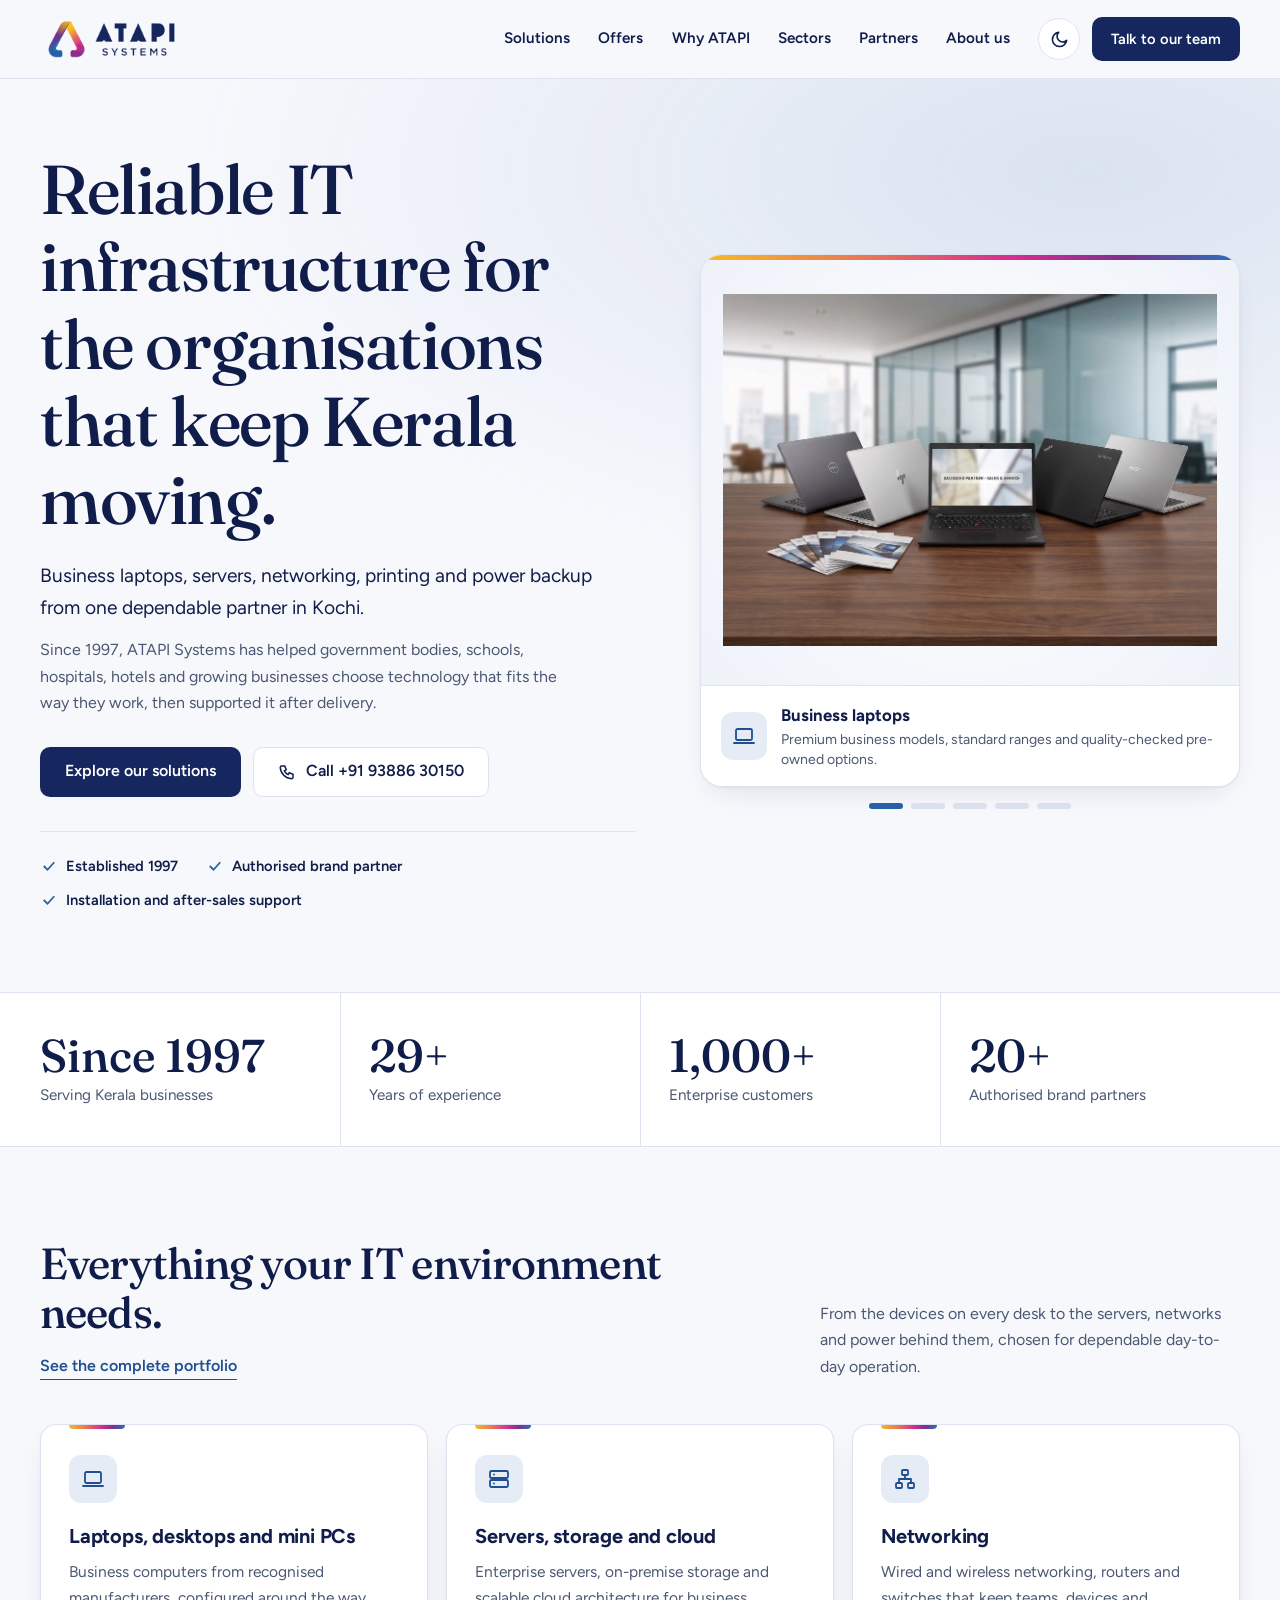
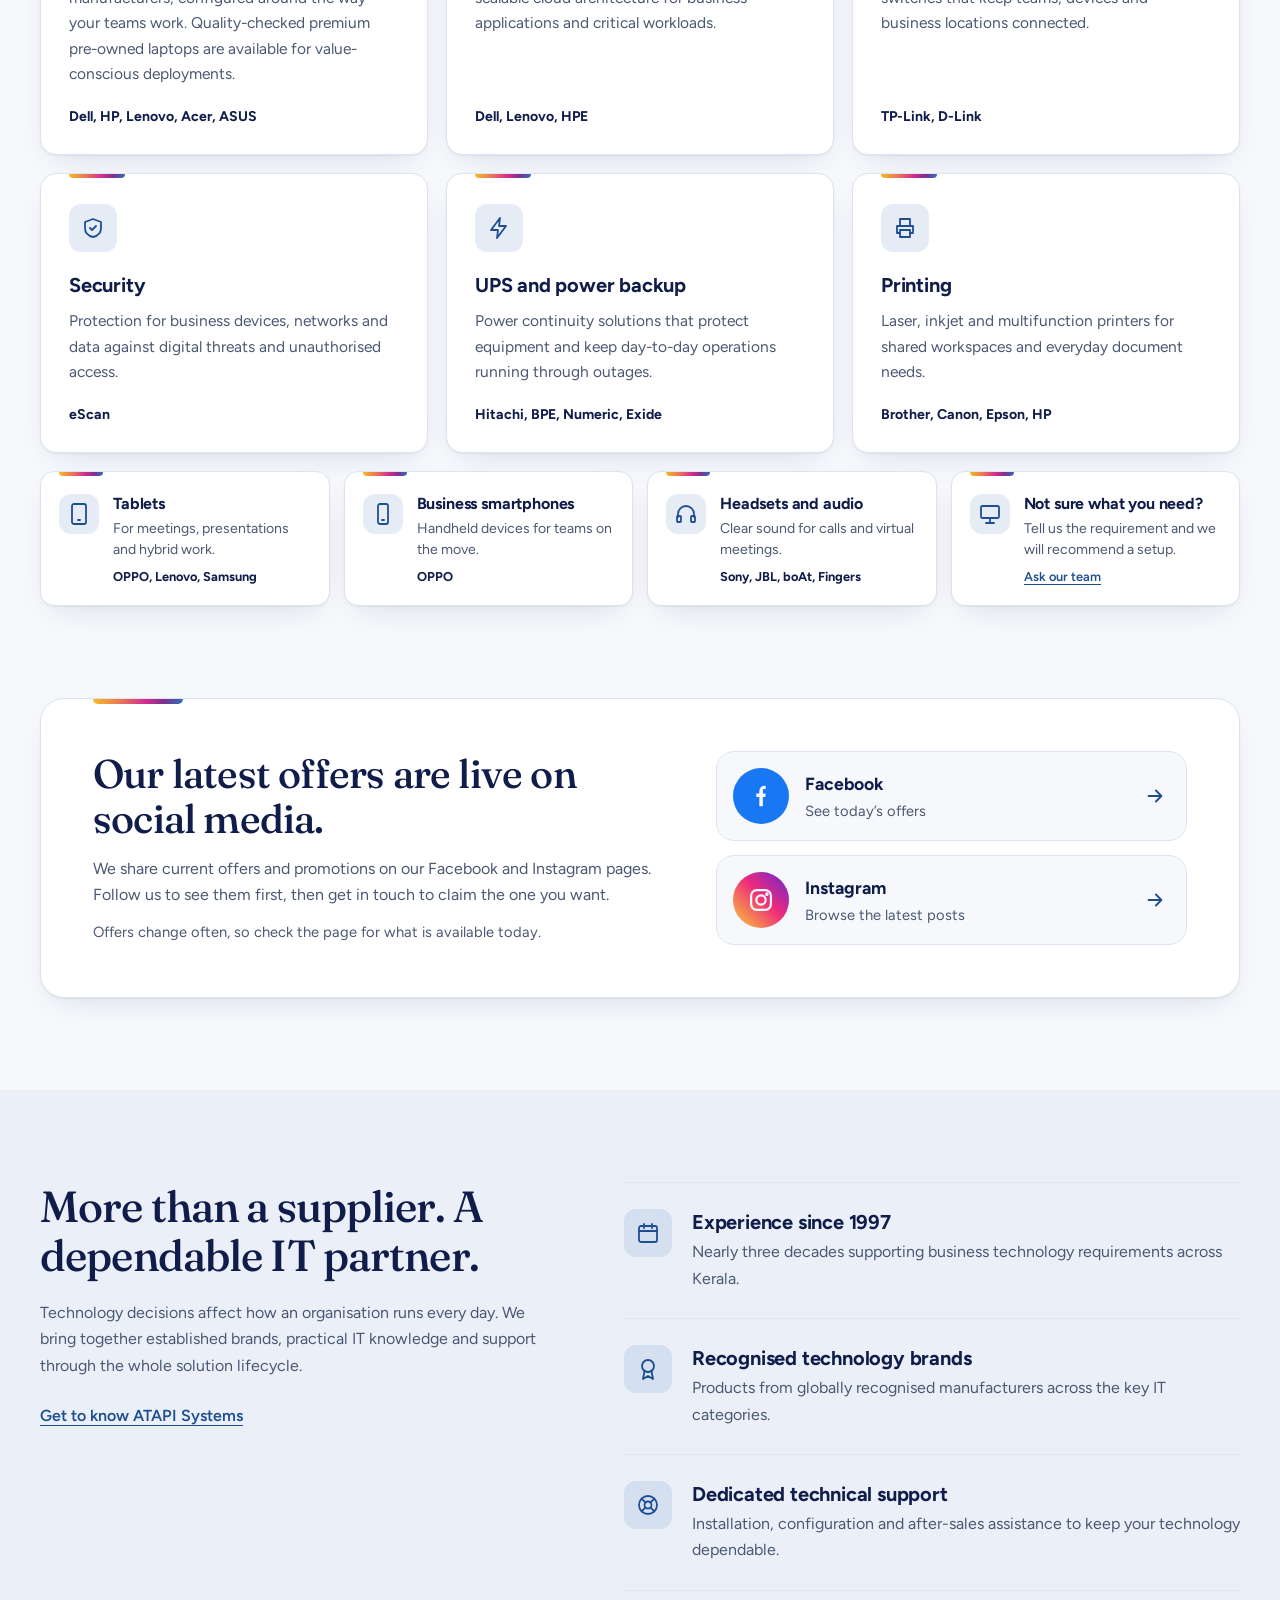
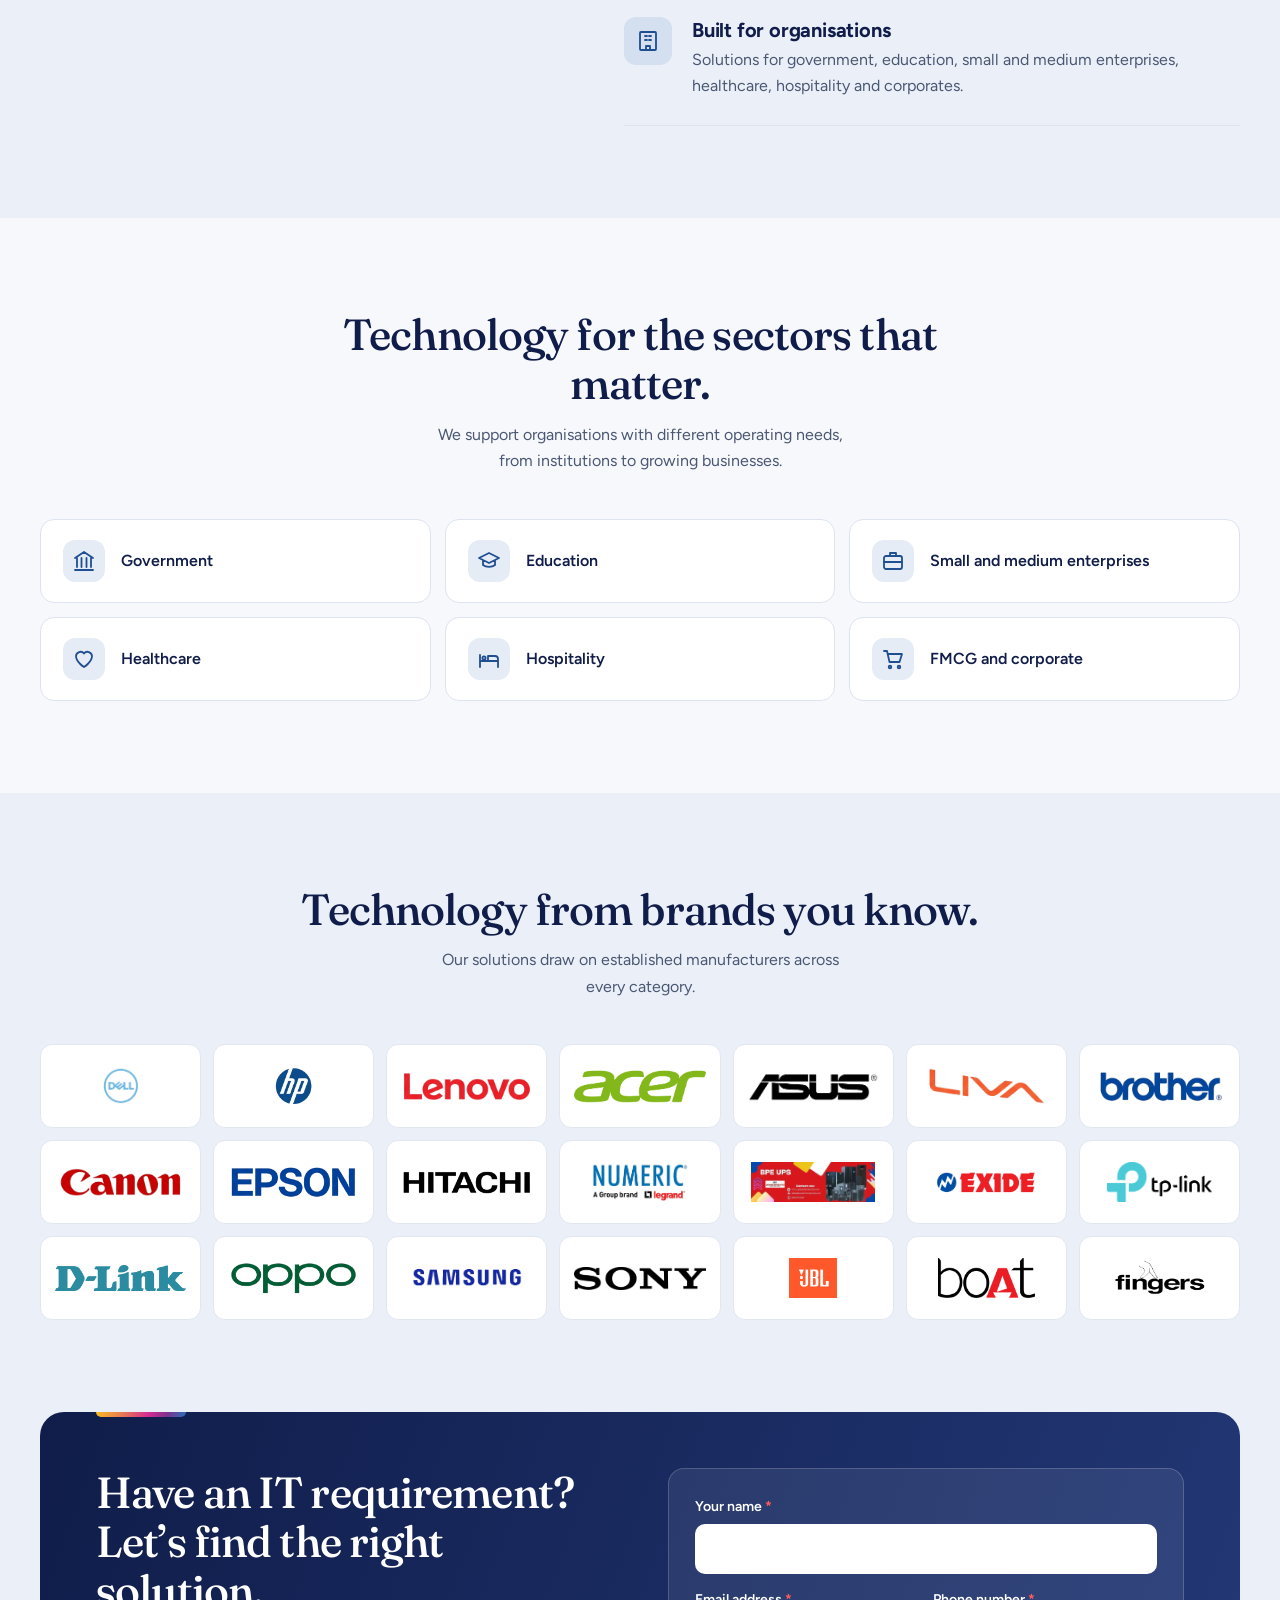
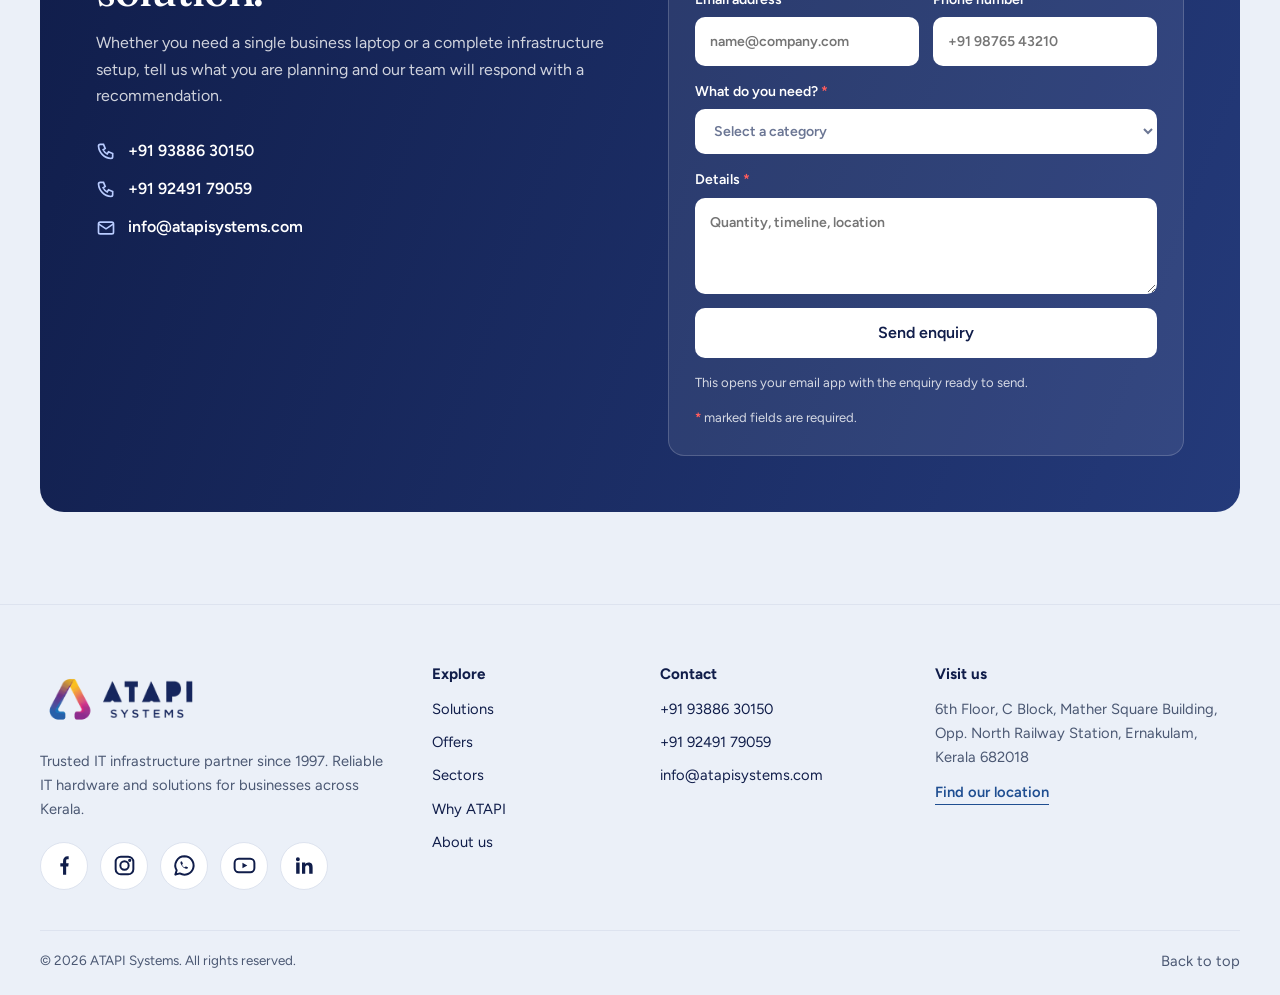
<file: index.html>
<!doctype html>
<html lang="en">
    <head>
        <meta charset="UTF-8" />
        <meta name="viewport" content="width=device-width, initial-scale=1" />
        <title>ATAPI Systems | Business IT Infrastructure in Kochi, Kerala</title>
        <meta
            name="description"
            content="ATAPI Systems supplies business laptops, desktops, servers, networking, printers, UPS and security to organisations across Kerala. Trusted since 1997."
        />
        <meta name="robots" content="index, follow" />
        <link rel="canonical" href="https://atapisystems.com/" />
        <meta property="og:site_name" content="ATAPI Systems" />
        <meta property="og:title" content="ATAPI Systems | Business IT Infrastructure in Kochi" />
        <meta
            property="og:description"
            content="Reliable IT hardware and solutions for organisations across Kerala. Serving since 1997."
        />
        <meta property="og:image" content="https://atapisystems.com/atapilogo2.webp" />
        <meta property="og:type" content="website" />
        <meta property="og:url" content="https://atapisystems.com/" />
        <meta name="twitter:card" content="summary_large_image" />
        <link rel="icon" type="image/png" sizes="192x192" href="/favicon.png" />
        <link rel="apple-touch-icon" sizes="180x180" href="/favicon.png" />
        <link rel="preconnect" href="https://fonts.googleapis.com" />
        <link rel="preconnect" href="https://fonts.gstatic.com" crossorigin />
        <link
            href="https://fonts.googleapis.com/css2?family=Fraunces:opsz,wght@9..144,500;9..144,600&family=Figtree:wght@400;500;600;700&display=swap"
            rel="stylesheet"
        />
        <script>
            try {
                if (sessionStorage.getItem("theme") === "dark")
                    document.documentElement.dataset.theme = "dark";
            } catch (e) {}
        </script>
        <script type="application/ld+json">
            {
                "@context": "https://schema.org",
                "@type": "LocalBusiness",
                "name": "ATAPI Systems",
                "url": "https://atapisystems.com/",
                "logo": "https://atapisystems.com/favicon.png",
                "foundingDate": "1997",
                "telephone": "+91-93886-30150",
                "email": "info@atapisystems.com",
                "address": {
                    "@type": "PostalAddress",
                    "streetAddress": "6th Floor, C Block, Mather Square Building, Opp. North Railway Station",
                    "addressLocality": "Ernakulam",
                    "postalCode": "682018",
                    "addressRegion": "Kerala",
                    "addressCountry": "IN"
                }
            }
        </script>
        <link rel="stylesheet" href="atapiindex.css" />
    </head>
    <body>
        <a class="skip" href="#main">Skip to content</a>
        <svg width="0" height="0" style="position: absolute" aria-hidden="true">
            <defs>
                <symbol id="i-laptop" viewBox="0 0 24 24">
                    <rect x="4" y="5" width="16" height="11" rx="1.5" />
                    <path d="M2 19h20" />
                </symbol>
                <symbol id="i-server" viewBox="0 0 24 24">
                    <rect x="3" y="4" width="18" height="7" rx="1.5" />
                    <rect x="3" y="13" width="18" height="7" rx="1.5" />
                    <path d="M7 7.5h.01M7 16.5h.01" />
                </symbol>
                <symbol id="i-net" viewBox="0 0 24 24">
                    <rect x="9" y="3" width="6" height="5" rx="1" />
                    <rect x="3" y="16" width="6" height="5" rx="1" />
                    <rect x="15" y="16" width="6" height="5" rx="1" />
                    <path d="M12 8v4M6 16v-4h12v4" />
                </symbol>
                <symbol id="i-shield" viewBox="0 0 24 24">
                    <path d="M12 3l8 3v6c0 5-3.5 8-8 9-4.5-1-8-4-8-9V6z" />
                    <path d="M9 12l2 2 4-4" />
                </symbol>
                <symbol id="i-bolt" viewBox="0 0 24 24"><path d="M13 2L4 14h7l-1 8 9-12h-7z" /></symbol>
                <symbol id="i-print" viewBox="0 0 24 24">
                    <path d="M7 9V3h10v6M7 17H4v-7h16v7h-3" />
                    <rect x="7" y="14" width="10" height="7" />
                </symbol>
                <symbol id="i-tab" viewBox="0 0 24 24">
                    <rect x="5" y="2" width="14" height="20" rx="2" />
                    <path d="M11 18h2" />
                </symbol>
                <symbol id="i-phone" viewBox="0 0 24 24">
                    <rect x="7" y="2" width="10" height="20" rx="2" />
                    <path d="M11 18h2" />
                </symbol>
                <symbol id="i-head" viewBox="0 0 24 24">
                    <path d="M4 15v-3a8 8 0 0116 0v3" />
                    <rect x="3" y="14" width="4" height="6" rx="1" />
                    <rect x="17" y="14" width="4" height="6" rx="1" />
                </symbol>
                <symbol id="i-cal" viewBox="0 0 24 24">
                    <rect x="3" y="5" width="18" height="16" rx="2" />
                    <path d="M3 10h18M8 3v4M16 3v4" />
                </symbol>
                <symbol id="i-award" viewBox="0 0 24 24">
                    <circle cx="12" cy="9" r="6" />
                    <path d="M8.5 14L7 22l5-3 5 3-1.5-8" />
                </symbol>
                <symbol id="i-support" viewBox="0 0 24 24">
                    <circle cx="12" cy="12" r="9" />
                    <circle cx="12" cy="12" r="3.5" />
                    <path d="M5.6 5.6l3.9 3.9M14.5 14.5l3.9 3.9M18.4 5.6l-3.9 3.9M9.5 14.5l-3.9 3.9" />
                </symbol>
                <symbol id="i-build" viewBox="0 0 24 24">
                    <rect x="4" y="3" width="16" height="18" rx="1" />
                    <path d="M9 7h2M13 7h2M9 11h2M13 11h2M10 21v-4h4v4" />
                </symbol>
                <symbol id="i-gov" viewBox="0 0 24 24">
                    <path d="M3 9l9-6 9 6M5 9v9M9.5 9v9M14.5 9v9M19 9v9M3 21h18" />
                </symbol>
                <symbol id="i-edu" viewBox="0 0 24 24">
                    <path d="M2 9l10-5 10 5-10 5zM6 11.5V16c3 2.5 9 2.5 12 0v-4.5" />
                </symbol>
                <symbol id="i-brief" viewBox="0 0 24 24">
                    <rect x="3" y="7" width="18" height="13" rx="2" />
                    <path d="M9 7V4h6v3M3 13h18" />
                </symbol>
                <symbol id="i-heart" viewBox="0 0 24 24">
                    <path d="M12 20s-8-5-8-11a4.5 4.5 0 018-2.5A4.5 4.5 0 0120 9c0 6-8 11-8 11z" />
                </symbol>
                <symbol id="i-hotel" viewBox="0 0 24 24">
                    <path d="M3 20V8M3 14h18v6M21 14v-2a3 3 0 00-3-3h-7v5" />
                    <circle cx="7" cy="11" r="1.6" />
                </symbol>
                <symbol id="i-cart" viewBox="0 0 24 24">
                    <path d="M3 4h3l2.5 11h10L21 7H7" />
                    <circle cx="9" cy="20" r="1.3" />
                    <circle cx="18" cy="20" r="1.3" />
                </symbol>
                <symbol id="i-pc" viewBox="0 0 24 24">
                    <rect x="3" y="4" width="18" height="12" rx="1.5" />
                    <path d="M8 21h8M12 16v5" />
                </symbol>
                <symbol id="i-mail" viewBox="0 0 24 24">
                    <rect x="3" y="5" width="18" height="14" rx="2" />
                    <path d="M3 7l9 6 9-6" />
                </symbol>
                <symbol id="i-call" viewBox="0 0 24 24">
                    <path
                        d="M5 4h4l2 5-2.5 1.5a11 11 0 005 5L15 13l5 2v4a2 2 0 01-2 2A16 16 0 013 6a2 2 0 012-2z"
                    />
                </symbol>
                <symbol id="i-pin" viewBox="0 0 24 24">
                    <path d="M12 21s7-6 7-12a7 7 0 10-14 0c0 6 7 12 7 12z" />
                    <circle cx="12" cy="9" r="2.5" />
                </symbol>
                <symbol id="i-check" viewBox="0 0 24 24"><path d="M5 12l5 5 9-10" /></symbol>
 
                <symbol id="i-fb" viewBox="0 0 24 24">
                    <path
                        fill="currentColor"
                        stroke="none"
                        d="M10.6 20.8V12.9H8V9.9h2.6V8c0-2.8 1.6-4.8 4.4-4.8H16v2.8h-1.1c-.8 0-1.3.4-1.3 1.2v2.7H16l-.4 3h-2v7.9z"
                    />
                </symbol>
                <symbol id="i-ig" viewBox="0 0 24 24">
                    <rect x="3.5" y="3.5" width="17" height="17" rx="5" />
                    <circle cx="12" cy="12" r="4" />
                    <circle cx="17" cy="7" r="0.6" fill="currentColor" />
                </symbol>
                <symbol id="i-wa" viewBox="0 0 24 24">
                    <path d="M12 3.2a8.8 8.8 0 00-7.5 13.4L3.2 20.8l4.3-1.2A8.8 8.8 0 1012 3.2z" />
                    <path
                        fill="currentColor"
                        stroke="none"
                        d="M9.2 7.8c-.3 0-.7.2-.9.6-.4.8-.1 2 1 3.6 1.2 1.7 2.7 2.8 4.1 3.1.8.2 1.5-.1 1.8-.8.1-.3.1-.5 0-.6l-1.7-.8c-.2-.1-.4 0-.5.1l-.6.7c-.1.1-.3.1-.4 0-.9-.4-1.8-1.2-2.3-2.2-.1-.2 0-.3.1-.4l.5-.6c.1-.1.1-.3.1-.4l-.7-1.6c-.1-.3-.3-.4-.5-.4z"
                    />
                </symbol>
                <symbol id="i-yt" viewBox="0 0 24 24">
                    <rect x="2.5" y="5.5" width="19" height="13" rx="4" />
                    <path fill="currentColor" stroke="none" d="M10 9.3v5.4l4.7-2.7z" />
                </symbol>
                <symbol id="i-in" viewBox="0 0 24 24">
                    <path
                        fill="currentColor"
                        stroke="none"
                        d="M4 9.2h3.3v10.6H4zM5.65 4a1.9 1.9 0 110 3.8 1.9 1.9 0 010-3.8zM9.6 9.2h3.1v1.5c.5-.9 1.6-1.7 3.2-1.7 3.3 0 3.9 2.1 3.9 4.9v5.9h-3.3v-5.2c0-1.3 0-2.9-1.8-2.9s-2 1.4-2 2.8v5.3H9.6z"
                    />
                </symbol>
            </defs>
        </svg>
 
        <header>
            <div class="wrap bar">
                <a class="logo" href="#top" aria-label="ATAPI Systems home"
                    ><img
                        src="atapilogo2.webp"
                        data-l="atapilogo2.webp"
                        data-d="atapilogo3.webp"
                        alt="ATAPI Systems"
                        width="222"
                        height="60"
                /></a>
                <nav id="nav" aria-label="Main">
                    <a href="#solutions">Solutions</a><a href="#offers">Offers</a><a href="#why">Why ATAPI</a
                    ><a href="#sectors">Sectors</a><a href="#partners">Partners</a
                    ><a href="about.html">About us</a>
                </nav>
                <div class="acts">
                    <button class="ic" id="theme" type="button" aria-label="Switch to dark mode">
                        <svg viewBox="0 0 24 24">
                            <path id="theme-p" d="M21 13A9 9 0 1111 3a7 7 0 0010 10z" />
                        </svg>
                    </button>
                    <a class="btn btn-p" href="#contact">Talk to our team</a>
                    <button
                        class="ic menu"
                        id="menu"
                        type="button"
                        aria-label="Open navigation"
                        aria-expanded="false"
                        aria-controls="nav"
                    >
                        <svg viewBox="0 0 24 24"><path d="M4 7h16M4 12h16M4 17h16" /></svg>
                    </button>
                </div>
            </div>
        </header>
 
        <main id="main">
            <section class="hero" id="top">
                <div class="wrap hero-grid">
                    <div>
                        <h1>Reliable IT infrastructure for the organisations that keep Kerala moving.</h1>
                        <p class="lead">
                            Business laptops, servers, networking, printing and power backup from one
                            dependable partner in Kochi.
                        </p>
                        <p class="sub">
                            Since 1997, ATAPI Systems has helped government bodies, schools, hospitals, hotels
                            and growing businesses choose technology that fits the way they work, then
                            supported it after delivery.
                        </p>
                        <div class="cta">
                            <a class="btn btn-p" href="#solutions">Explore our solutions</a>
                            <a class="btn btn-s" href="tel:+919388630150"
                                ><svg
                                    width="18"
                                    height="18"
                                    viewBox="0 0 24 24"
                                    fill="none"
                                    stroke="currentColor"
                                    stroke-width="2"
                                >
                                    <use href="#i-call" /></svg
                                >Call +91 93886 30150</a
                            >
                        </div>
                        <div class="trust">
                            <span
                                ><svg viewBox="0 0 24 24"><use href="#i-check" /></svg>Established 1997</span
                            >
                            <span
                                ><svg viewBox="0 0 24 24"><use href="#i-check" /></svg>Authorised brand
                                partner</span
                            >
                            <span
                                ><svg viewBox="0 0 24 24"><use href="#i-check" /></svg>Installation and
                                after-sales support</span
                            >
                        </div>
                    </div>
                    <div class="show" id="show">
                        <div class="stage" aria-live="polite">
                            <div class="stage-img">
                                <img
                                    id="s-img"
                                    src="laptops.webp"
                                    alt="Business laptops"
                                    width="640"
                                    height="512"
                                    fetchpriority="high"
                                />
                            </div>
                            <div class="cap">
                                <span class="ico" style="margin: 0; flex: 0 0 46px"
                                    ><svg viewBox="0 0 24 24"><use id="s-ic" href="#i-laptop" /></svg
                                ></span>
                                <span
                                    ><b id="s-t">Business laptops</b
                                    ><small id="s-d"
                                        >Premium business models, standard ranges and quality-checked
                                        pre-owned options.</small
                                    ></span
                                >
                            </div>
                        </div>
                        <div class="dots" id="dots"></div>
                    </div>
                </div>
            </section>
 
            <section class="proof" aria-label="ATAPI Systems at a glance">
                <div class="wrap stats">
                    <div class="stat"><b>Since 1997</b><span>Serving Kerala businesses</span></div>
                    <div class="stat"><b data-n="29">29+</b><span>Years of experience</span></div>
                    <div class="stat">
                        <b data-n="1000" data-c="1">1,000+</b><span>Enterprise customers</span>
                    </div>
                    <div class="stat"><b data-n="20">20+</b><span>Authorised brand partners</span></div>
                </div>
            </section>
 
            <section id="solutions">
                <div class="wrap">
                    <div class="head">
                        <div>
                            <h2>Everything your IT environment needs.</h2>
                            <a
                                class="link"
                                href="products-services.html"
                                style="display: inline-block; margin-top: 16px"
                                >See the complete portfolio</a
                            >
                        </div>
                        <p>
                            From the devices on every desk to the servers, networks and power behind them,
                            chosen for dependable day-to-day operation.
                        </p>
                    </div>
                    <div class="grid">
                        <article class="card">
                            <div class="ico">
                                <svg viewBox="0 0 24 24"><use href="#i-laptop" /></svg>
                            </div>
                            <h3>Laptops, desktops and mini PCs</h3>
                            <p>
                                Business computers from recognised manufacturers, configured around the way
                                your teams work. Quality-checked premium pre-owned laptops are available for
                                value-conscious deployments.
                            </p>
                            <div class="brands">Dell, HP, Lenovo, Acer, ASUS</div>
                        </article>
                        <article class="card">
                            <div class="ico">
                                <svg viewBox="0 0 24 24"><use href="#i-server" /></svg>
                            </div>
                            <h3>Servers, storage and cloud</h3>
                            <p>
                                Enterprise servers, on-premise storage and scalable cloud architecture for
                                business applications and critical workloads.
                            </p>
                            <div class="brands">Dell, Lenovo, HPE</div>
                        </article>
                        <article class="card">
                            <div class="ico">
                                <svg viewBox="0 0 24 24"><use href="#i-net" /></svg>
                            </div>
                            <h3>Networking</h3>
                            <p>
                                Wired and wireless networking, routers and switches that keep teams, devices
                                and business locations connected.
                            </p>
                            <div class="brands">TP-Link, D-Link</div>
                        </article>
                        <article class="card">
                            <div class="ico">
                                <svg viewBox="0 0 24 24"><use href="#i-shield" /></svg>
                            </div>
                            <h3>Security</h3>
                            <p>
                                Protection for business devices, networks and data against digital threats and
                                unauthorised access.
                            </p>
                            <div class="brands">eScan</div>
                        </article>
                        <article class="card">
                            <div class="ico">
                                <svg viewBox="0 0 24 24"><use href="#i-bolt" /></svg>
                            </div>
                            <h3>UPS and power backup</h3>
                            <p>
                                Power continuity solutions that protect equipment and keep day-to-day
                                operations running through outages.
                            </p>
                            <div class="brands">Hitachi, BPE, Numeric, Exide</div>
                        </article>
                        <article class="card">
                            <div class="ico">
                                <svg viewBox="0 0 24 24"><use href="#i-print" /></svg>
                            </div>
                            <h3>Printing</h3>
                            <p>
                                Laser, inkjet and multifunction printers for shared workspaces and everyday
                                document needs.
                            </p>
                            <div class="brands">Brother, Canon, Epson, HP</div>
                        </article>
                    </div>
                    <div class="more">
                        <div class="mini">
                            <div class="ico">
                                <svg viewBox="0 0 24 24"><use href="#i-tab" /></svg>
                            </div>
                            <div>
                                <h3>Tablets</h3>
                                <p>For meetings, presentations and hybrid work.</p>
                                <small>OPPO, Lenovo, Samsung</small>
                            </div>
                        </div>
                        <div class="mini">
                            <div class="ico">
                                <svg viewBox="0 0 24 24"><use href="#i-phone" /></svg>
                            </div>
                            <div>
                                <h3>Business smartphones</h3>
                                <p>Handheld devices for teams on the move.</p>
                                <small>OPPO</small>
                            </div>
                        </div>
                        <div class="mini">
                            <div class="ico">
                                <svg viewBox="0 0 24 24"><use href="#i-head" /></svg>
                            </div>
                            <div>
                                <h3>Headsets and audio</h3>
                                <p>Clear sound for calls and virtual meetings.</p>
                                <small>Sony, JBL, boAt, Fingers</small>
                            </div>
                        </div>
                        <div class="mini">
                            <div class="ico">
                                <svg viewBox="0 0 24 24"><use href="#i-pc" /></svg>
                            </div>
                            <div>
                                <h3>Not sure what you need?</h3>
                                <p>Tell us the requirement and we will recommend a setup.</p>
                                <small><a class="link" href="#contact">Ask our team</a></small>
                            </div>
                        </div>
                    </div>
                </div>
            </section>
 
            <section class="offers" id="offers" aria-labelledby="offers-title">
                <div class="wrap offers-panel">
                    <div>
                        <h2 id="offers-title">Our latest offers are live on social media.</h2>
                        <p>
                            We share current offers and promotions on our Facebook and Instagram pages. Follow
                            us to see them first, then get in touch to claim the one you want.
                        </p>
                        <p class="offers-note">
                            Offers change often, so check the page for what is available today.
                        </p>
                    </div>
                    <div class="offers-cards">
                        <!-- Replace each href below with your own page URL. -->
                        <a
                            class="offer-link"
                            href="https://www.facebook.com/AtapiSystems/"
                            target="_blank"
                            rel="noopener noreferrer"
                            aria-label="See our offers on Facebook (opens in a new tab)"
                        >
                            <span class="badge b-fb" aria-hidden="true"
                                ><svg viewBox="0 0 24 24"><use href="#i-fb" /></svg
                            ></span>
                            <span class="offer-text"><b>Facebook</b><small>See today’s offers</small></span>
                            <svg class="go" viewBox="0 0 24 24" aria-hidden="true">
                                <path d="M5 12h14M13 6l6 6-6 6" />
                            </svg>
                        </a>
                        <a
                            class="offer-link"
                            href="https://www.instagram.com/atapi.systems/"
                            target="_blank"
                            rel="noopener noreferrer"
                            aria-label="See our offers on Instagram (opens in a new tab)"
                        >
                            <span class="badge b-ig" aria-hidden="true"
                                ><svg viewBox="0 0 24 24"><use href="#i-ig" /></svg
                            ></span>
                            <span class="offer-text"
                                ><b>Instagram</b><small>Browse the latest posts</small></span
                            >
                            <svg class="go" viewBox="0 0 24 24" aria-hidden="true">
                                <path d="M5 12h14M13 6l6 6-6 6" />
                            </svg>
                        </a>
                    </div>
                </div>
            </section>
 
            <section class="why" id="why">
                <div class="wrap why-grid">
                    <div>
                        <h2>More than a supplier. A dependable IT partner.</h2>
                        <p class="t">
                            Technology decisions affect how an organisation runs every day. We bring together
                            established brands, practical IT knowledge and support through the whole solution
                            lifecycle.
                        </p>
                        <a class="link" href="about.html">Get to know ATAPI Systems</a>
                    </div>
                    <div class="list">
                        <div class="row">
                            <div class="ico">
                                <svg viewBox="0 0 24 24"><use href="#i-cal" /></svg>
                            </div>
                            <div>
                                <h3>Experience since 1997</h3>
                                <p>
                                    Nearly three decades supporting business technology requirements across
                                    Kerala.
                                </p>
                            </div>
                        </div>
                        <div class="row">
                            <div class="ico">
                                <svg viewBox="0 0 24 24"><use href="#i-award" /></svg>
                            </div>
                            <div>
                                <h3>Recognised technology brands</h3>
                                <p>
                                    Products from globally recognised manufacturers across the key IT
                                    categories.
                                </p>
                            </div>
                        </div>
                        <div class="row">
                            <div class="ico">
                                <svg viewBox="0 0 24 24"><use href="#i-support" /></svg>
                            </div>
                            <div>
                                <h3>Dedicated technical support</h3>
                                <p>
                                    Installation, configuration and after-sales assistance to keep your
                                    technology dependable.
                                </p>
                            </div>
                        </div>
                        <div class="row">
                            <div class="ico">
                                <svg viewBox="0 0 24 24"><use href="#i-build" /></svg>
                            </div>
                            <div>
                                <h3>Built for organisations</h3>
                                <p>
                                    Solutions for government, education, small and medium enterprises,
                                    healthcare, hospitality and corporates.
                                </p>
                            </div>
                        </div>
                    </div>
                </div>
            </section>
 
            <section id="sectors">
                <div class="wrap">
                    <div class="head c">
                        <h2>Technology for the sectors that matter.</h2>
                        <p>
                            We support organisations with different operating needs, from institutions to
                            growing businesses.
                        </p>
                    </div>
                    <div class="sectors">
                        <div class="sec">
                            <div class="ico">
                                <svg viewBox="0 0 24 24"><use href="#i-gov" /></svg>
                            </div>
                            Government
                        </div>
                        <div class="sec">
                            <div class="ico">
                                <svg viewBox="0 0 24 24"><use href="#i-edu" /></svg>
                            </div>
                            Education
                        </div>
                        <div class="sec">
                            <div class="ico">
                                <svg viewBox="0 0 24 24"><use href="#i-brief" /></svg>
                            </div>
                            Small and medium enterprises
                        </div>
                        <div class="sec">
                            <div class="ico">
                                <svg viewBox="0 0 24 24"><use href="#i-heart" /></svg>
                            </div>
                            Healthcare
                        </div>
                        <div class="sec">
                            <div class="ico">
                                <svg viewBox="0 0 24 24"><use href="#i-hotel" /></svg>
                            </div>
                            Hospitality
                        </div>
                        <div class="sec">
                            <div class="ico">
                                <svg viewBox="0 0 24 24"><use href="#i-cart" /></svg>
                            </div>
                            FMCG and corporate
                        </div>
                    </div>
                </div>
            </section>
 
            <section class="partners" id="partners">
                <div class="wrap">
                    <div class="head c">
                        <h2>Technology from brands you know.</h2>
                        <p>Our solutions draw on established manufacturers across every category.</p>
                    </div>
                    <div class="logos">
                        <div><img loading="lazy" src="dell1.webp" alt="Dell" /></div>
                        <div><img loading="lazy" src="hp1.webp" alt="HP" /></div>
                        <div><img loading="lazy" src="lenovo1.webp" alt="Lenovo" /></div>
                        <div><img loading="lazy" src="ace1.webp" alt="Acer" /></div>
                        <div><img loading="lazy" src="asus1.webp" alt="ASUS" /></div>
                        <div><img loading="lazy" src="liva1.webp" alt="LIVA" /></div>
                        <div><img loading="lazy" src="brother1.webp" alt="Brother" /></div>
                        <div><img loading="lazy" src="canon1.webp" alt="Canon" /></div>
                        <div><img loading="lazy" src="epson1.webp" alt="Epson" /></div>
                        <div><img loading="lazy" src="hitachi1.webp" alt="Hitachi" /></div>
                        <div><img loading="lazy" src="numeric1.webp" alt="Numeric" /></div>
                        <div><img loading="lazy" src="bpeups.webp" alt="BPE UPS" /></div>
                        <div><img loading="lazy" src="exide.webp" alt="Exide" /></div>
                        <div><img loading="lazy" src="tplink.webp" alt="TP-Link" /></div>
                        <div><img loading="lazy" src="dlink.webp" alt="D-Link" /></div>
                        <div><img loading="lazy" src="oppo1.webp" alt="OPPO" /></div>
                        <div><img loading="lazy" src="samsung.webp" alt="Samsung" /></div>
                        <div><img loading="lazy" src="sony.webp" alt="Sony" /></div>
                        <div><img loading="lazy" src="jbl.webp" alt="JBL" /></div>
                        <div><img loading="lazy" src="boat.webp" alt="boAt" /></div>
                        <div><img loading="lazy" src="fingers.webp" alt="Fingers" /></div>
                    </div>
                </div>
            </section>
 
            <section class="contact" id="contact" style="padding-top: 0">
                <div class="wrap panel">
                    <div>
                        <h2>Have an IT requirement? Let’s find the right solution.</h2>
                        <p>
                            Whether you need a single business laptop or a complete infrastructure setup, tell
                            us what you are planning and our team will respond with a recommendation.
                        </p>
                        <div class="ways">
                            <a href="tel:+919388630150"
                                ><svg viewBox="0 0 24 24"><use href="#i-call" /></svg>+91 93886 30150</a
                            >
                            <a href="tel:+919249179059"
                                ><svg viewBox="0 0 24 24"><use href="#i-call" /></svg>+91 92491 79059</a
                            >
                            <a href="mailto:info@atapisystems.com"
                                ><svg viewBox="0 0 24 24"><use href="#i-mail" /></svg>info@atapisystems.com</a
                            >
                        </div>
                    </div>
                    <form id="form" aria-label="Enquiry form">
                        <label
                            ><span class="lbl req">Your name</span
                            ><input name="name" required minlength="2" autocomplete="name"
                        /></label>
                        <div class="f-row">
                            <label
                                ><span class="lbl req">Email address</span
                                ><input
                                    type="email"
                                    name="email"
                                    required
                                    autocomplete="email"
                                    inputmode="email"
                                    placeholder="name@company.com"
                            /></label>
                            <label
                                ><span class="lbl req">Phone number</span
                                ><input
                                    type="tel"
                                    name="phone"
                                    required
                                    autocomplete="tel"
                                    inputmode="tel"
                                    pattern="\+?[0-9][0-9 \-]{8,17}"
                                    title="Enter a phone number with 10 to 15 digits, for example +91 98765 43210"
                                    placeholder="+91 98765 43210"
                            /></label>
                        </div>
                        <label
                            ><span class="lbl req">What do you need?</span
                            ><select name="need" required>
                                <option value="" disabled selected>Select a category</option>
                                <option>Laptops, desktops or mini PCs</option>
                                <option>Servers, storage or cloud</option>
                                <option>Networking or security</option>
                                <option>UPS or power backup</option>
                                <option>Printing</option>
                                <option>Something else</option>
                            </select></label
                        >
                        <label
                            ><span class="lbl req">Details</span
                            ><textarea
                                name="msg"
                                required
                                minlength="10"
                                placeholder="Quantity, timeline, location"
                            ></textarea>
                        </label>
                        <button class="btn" type="submit">Send enquiry</button>
                        <p class="note" id="note" role="status">
                            This opens your email app with the enquiry ready to send.
                        </p>
                        <p class="note">
                            <span class="star" aria-hidden="true">*</span> marked fields are required.
                        </p>
                    </form>
                </div>
            </section>
        </main>
 
        <footer>
            <div class="wrap fg">
                <div>
                    <a class="logo" href="#top" aria-label="ATAPI Systems home"
                        ><img
                            src="atapilogo2.webp"
                            data-l="atapilogo2.webp"
                            data-d="atapilogo3.webp"
                            alt="ATAPI Systems"
                            width="252"
                            height="68"
                            style="margin-bottom: 16px"
                    /></a>
                    <p>
                        Trusted IT infrastructure partner since 1997. Reliable IT hardware and solutions for
                        businesses across Kerala.
                    </p>
                    <ul class="social" aria-label="ATAPI Systems on social media">
                        <!-- Replace each href below with your own page URL. -->
                        <li>
                            <a
                                class="s-fb"
                                href="https://www.facebook.com/AtapiSystems/"
                                target="_blank"
                                rel="noopener noreferrer"
                                aria-label="Facebook"
                                ><svg viewBox="0 0 24 24" aria-hidden="true"><use href="#i-fb" /></svg
                            ></a>
                        </li>
                        <li>
                            <a
                                class="s-ig"
                                href="https://www.instagram.com/atapi.systems/"
                                target="_blank"
                                rel="noopener noreferrer"
                                aria-label="Instagram"
                                ><svg viewBox="0 0 24 24" aria-hidden="true"><use href="#i-ig" /></svg
                            ></a>
                        </li>
                        <li>
                            <a
                                class="s-wa"
                                href="https://wa.me/919497189133?text=Hello%20ATAPI%20Systems%2C%20I%20would%20like%20to%20know%20more%20about%20your%20products%20and%20services."
                                target="_blank"
                                rel="noopener noreferrer"
                                aria-label="Chat with us on WhatsApp (opens in a new tab)"
                                ><svg viewBox="0 0 24 24" aria-hidden="true"><use href="#i-wa" /></svg
                            ></a>
                        </li>
                        <li>
                            <a
                                class="s-yt"
                                href="https://www.youtube.com/"
                                target="_blank"
                                rel="noopener noreferrer"
                                aria-label="YouTube"
                                ><svg viewBox="0 0 24 24" aria-hidden="true"><use href="#i-yt" /></svg
                            ></a>
                        </li>
                        <li>
                            <a
                                class="s-in"
                                href="https://www.linkedin.com/"
                                target="_blank"
                                rel="noopener noreferrer"
                                aria-label="LinkedIn"
                                ><svg viewBox="0 0 24 24" aria-hidden="true"><use href="#i-in" /></svg
                            ></a>
                        </li>
                    </ul>
                </div>
                <div>
                    <h2>Explore</h2>
                    <a href="#solutions">Solutions</a><a href="#offers">Offers</a
                    ><a href="#sectors">Sectors</a><a href="#why">Why ATAPI</a
                    ><a href="about.html">About us</a>
                </div>
                <div>
                    <h2>Contact</h2>
                    <a href="tel:+919388630150">+91 93886 30150</a
                    ><a href="tel:+919249179059">+91 92491 79059</a
                    ><a href="mailto:info@atapisystems.com">info@atapisystems.com</a>
                </div>
                <div>
                    <h2>Visit us</h2>
                    <p>
                        6th Floor, C Block, Mather Square Building, Opp. North Railway Station, Ernakulam,
                        Kerala 682018
                    </p>
                    <a
                        class="link"
                        style="display: inline-block; width: fit-content"
                        target="_blank"
                        rel="noopener noreferrer"
                        href="https://www.google.com/maps/search/?api=1&query=Mather+Square+Building+Ernakulam"
                        >Find our location</a
                    >
                </div>
            </div>
            <div class="wrap fb">
                <span>© <span id="yr">2026</span> ATAPI Systems. All rights reserved.</span
                ><a href="#top" style="margin: 0">Back to top</a>
            </div>
        </footer>
 
        <script src="site.js" defer></script>
        <script src="atapiindex.js" defer></script>
    </body>
</html>
</file>
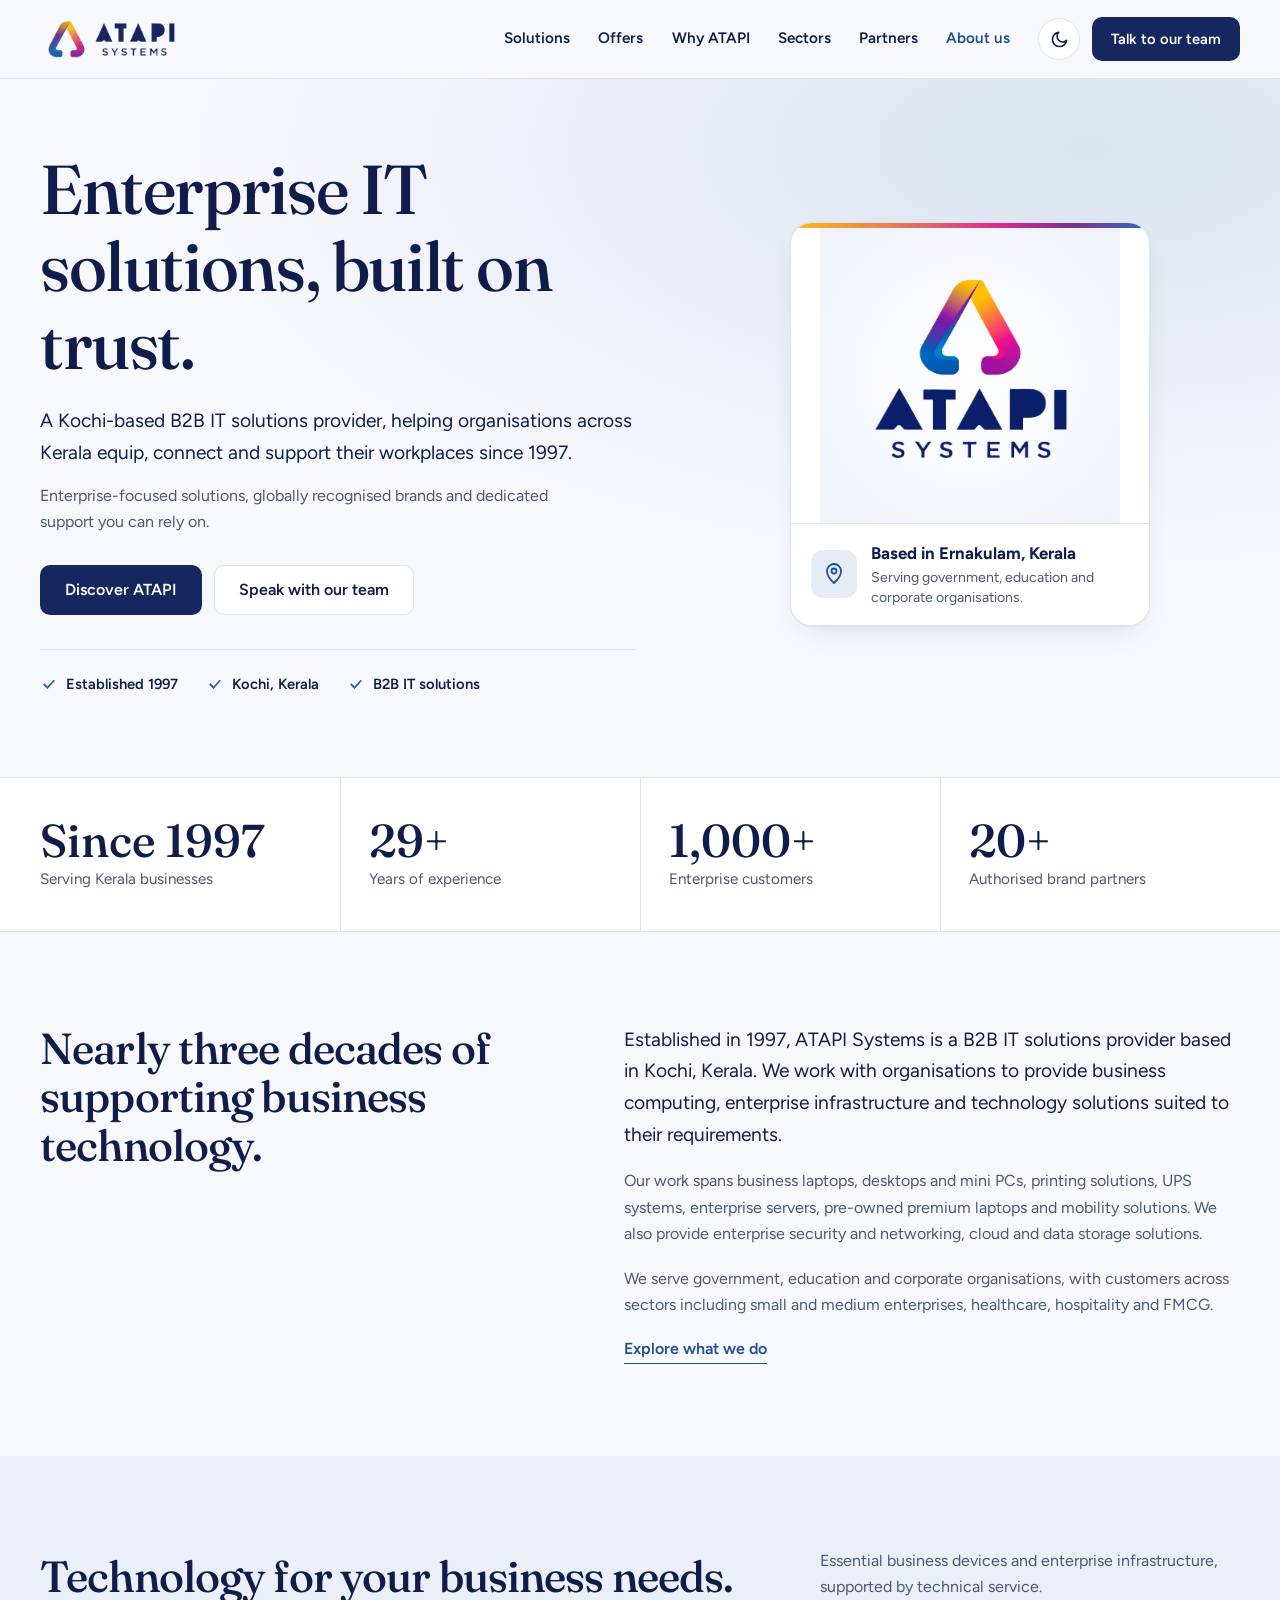
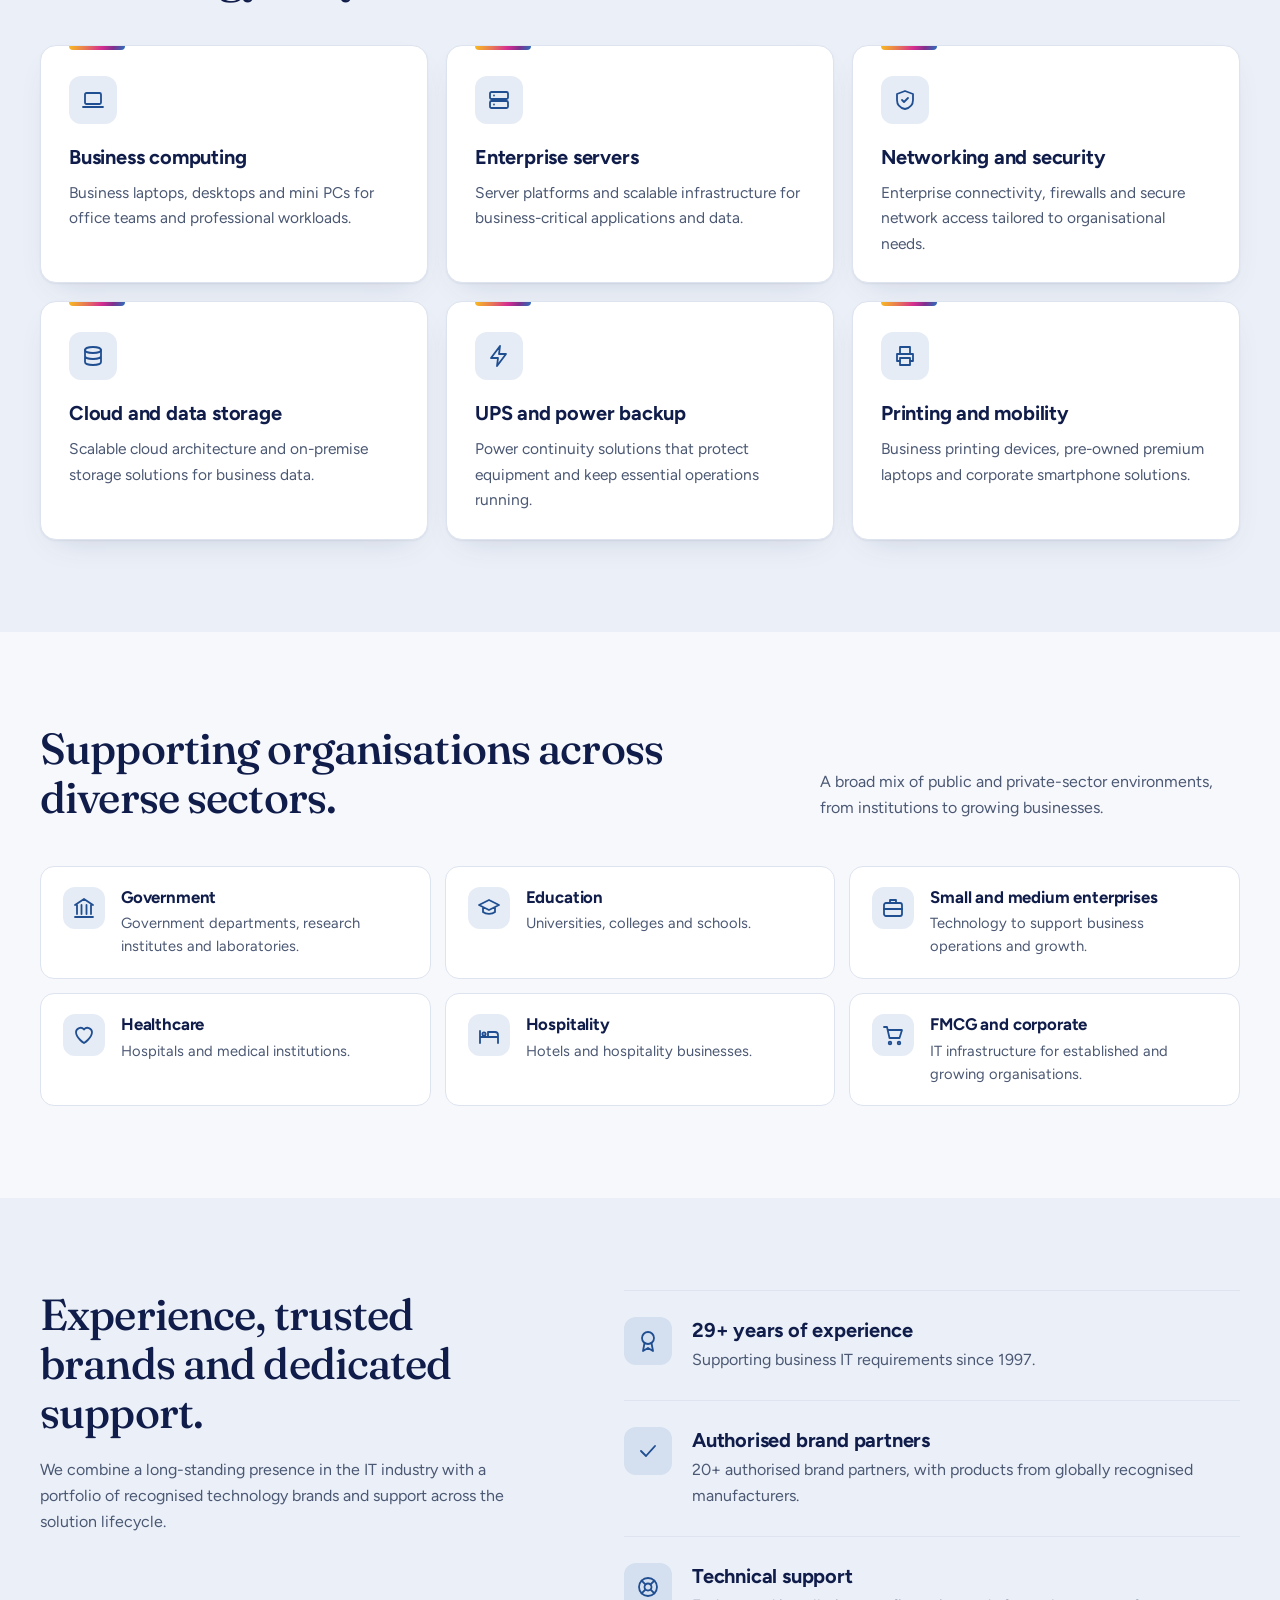
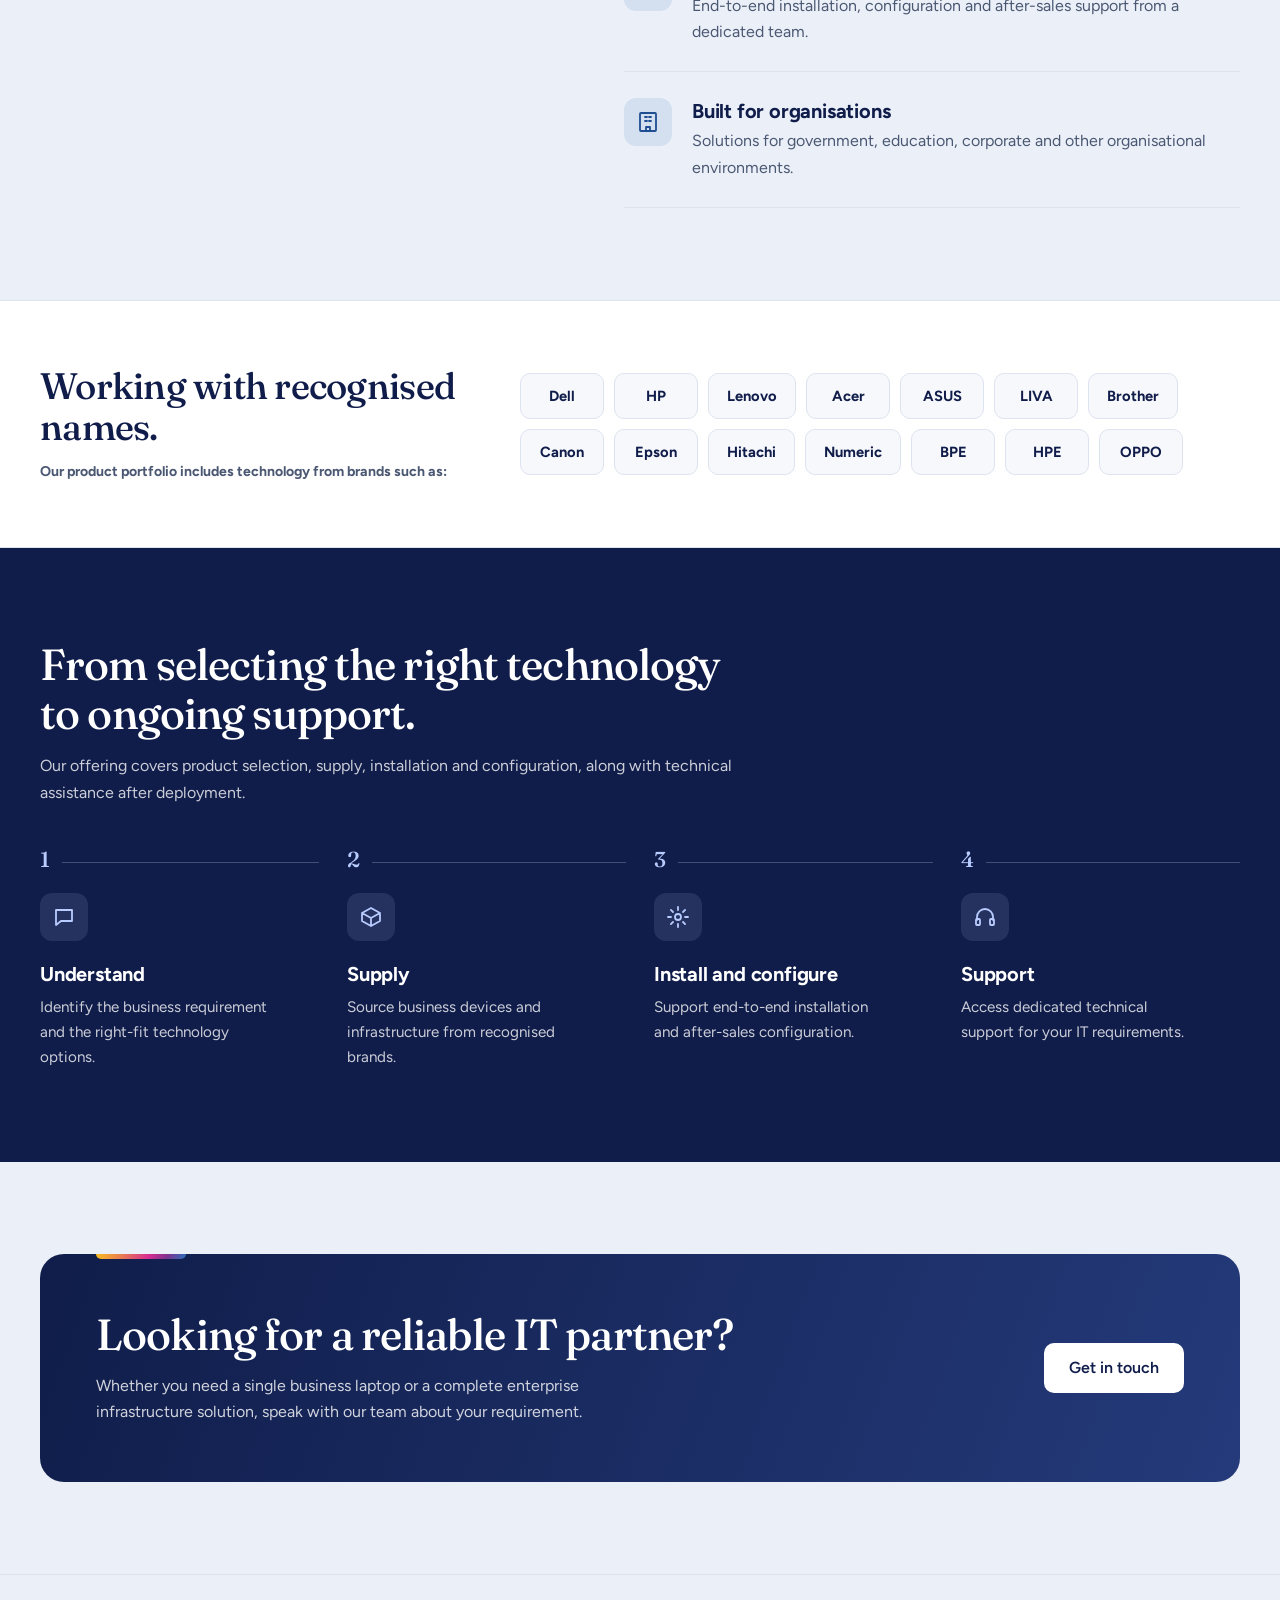
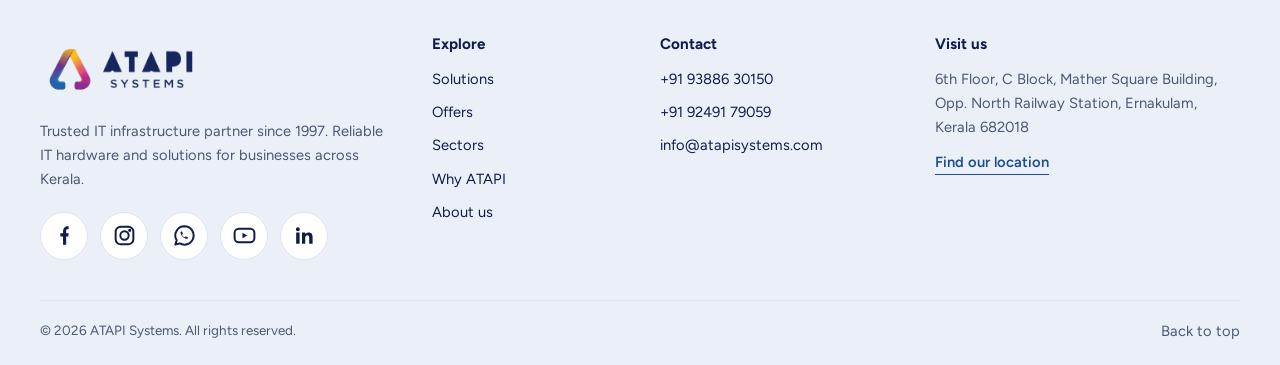
<file: about.html>
<!doctype html>
<html lang="en">
    <head>
        <meta charset="UTF-8" />
        <meta name="viewport" content="width=device-width, initial-scale=1" />
        <title>About ATAPI Systems | Business IT Solutions in Kochi Since 1997</title>
        <meta
            name="description"
            content="ATAPI Systems is a Kochi-based B2B IT solutions provider serving government, education and corporate organisations across Kerala since 1997."
        />
        <meta name="robots" content="index, follow" />
        <link rel="canonical" href="https://atapisystems.com/about.html" />
        
        <meta property="og:site_name" content="ATAPI Systems" />
        <meta property="og:title" content="About ATAPI Systems | Business IT Solutions Since 1997" />
        <meta
            property="og:description"
            content="A Kochi-based B2B IT solutions provider supporting organisations across Kerala with hardware, infrastructure and technical support since 1997."
        />
        <meta property="og:image" content="https://atapisystems.com/atapilogo2.webp" />
        <meta property="og:type" content="website" />
        <meta property="og:url" content="https://atapisystems.com/about.html" />
        <meta name="twitter:card" content="summary_large_image" />
        
        <!-- Google Search Result Logo (Favicon - 192x192 PNG) -->
        <link rel="icon" type="image/png" sizes="192x192" href="/favicon.png">
        <link rel="apple-touch-icon" sizes="180x180" href="/favicon.png">
        
        <link rel="preconnect" href="https://fonts.googleapis.com" />
        <link rel="preconnect" href="https://fonts.gstatic.com" crossorigin />
        <link
            href="https://fonts.googleapis.com/css2?family=Fraunces:opsz,wght@9..144,500;9..144,600&family=Figtree:wght@400;500;600;700&display=swap"
            rel="stylesheet"
        />
        <script>
            try {
                if (sessionStorage.getItem("theme") === "dark")
                    document.documentElement.dataset.theme = "dark";
            } catch (e) {}
        </script>
        <link rel="stylesheet" href="atapiindex.css" />
        <link rel="stylesheet" href="about.css" />
    </head>
    <body class="about">
        <a class="skip" href="#main">Skip to content</a>
        <svg width="0" height="0" style="position: absolute" aria-hidden="true">
            <defs>
                <symbol id="i-laptop" viewBox="0 0 24 24">
                    <rect x="4" y="5" width="16" height="11" rx="1.5" />
                    <path d="M2 19h20" />
                </symbol>
                <symbol id="i-server" viewBox="0 0 24 24">
                    <rect x="3" y="4" width="18" height="7" rx="1.5" />
                    <rect x="3" y="13" width="18" height="7" rx="1.5" />
                    <path d="M7 7.5h.01M7 16.5h.01" />
                </symbol>
                <symbol id="i-net" viewBox="0 0 24 24">
                    <rect x="9" y="3" width="6" height="5" rx="1" />
                    <rect x="3" y="16" width="6" height="5" rx="1" />
                    <rect x="15" y="16" width="6" height="5" rx="1" />
                    <path d="M12 8v4M6 16v-4h12v4" />
                </symbol>
                <symbol id="i-shield" viewBox="0 0 24 24">
                    <path d="M12 3l8 3v6c0 5-3.5 8-8 9-4.5-1-8-4-8-9V6z" />
                    <path d="M9 12l2 2 4-4" />
                </symbol>
                <symbol id="i-bolt" viewBox="0 0 24 24"><path d="M13 2L4 14h7l-1 8 9-12h-7z" /></symbol>
                <symbol id="i-print" viewBox="0 0 24 24">
                    <path d="M7 9V3h10v6M7 17H4v-7h16v7h-3" />
                    <rect x="7" y="14" width="10" height="7" />
                </symbol>
                <symbol id="i-tab" viewBox="0 0 24 24">
                    <rect x="5" y="2" width="14" height="20" rx="2" />
                    <path d="M11 18h2" />
                </symbol>
                <symbol id="i-phone" viewBox="0 0 24 24">
                    <rect x="7" y="2" width="10" height="20" rx="2" />
                    <path d="M11 18h2" />
                </symbol>
                <symbol id="i-head" viewBox="0 0 24 24">
                    <path d="M4 15v-3a8 8 0 0116 0v3" />
                    <rect x="3" y="14" width="4" height="6" rx="1" />
                    <rect x="17" y="14" width="4" height="6" rx="1" />
                </symbol>
                <symbol id="i-cal" viewBox="0 0 24 24">
                    <rect x="3" y="5" width="18" height="16" rx="2" />
                    <path d="M3 10h18M8 3v4M16 3v4" />
                </symbol>
                <symbol id="i-award" viewBox="0 0 24 24">
                    <circle cx="12" cy="9" r="6" />
                    <path d="M8.5 14L7 22l5-3 5 3-1.5-8" />
                </symbol>
                <symbol id="i-support" viewBox="0 0 24 24">
                    <circle cx="12" cy="12" r="9" />
                    <circle cx="12" cy="12" r="3.5" />
                    <path d="M5.6 5.6l3.9 3.9M14.5 14.5l3.9 3.9M18.4 5.6l-3.9 3.9M9.5 14.5l-3.9 3.9" />
                </symbol>
                <symbol id="i-build" viewBox="0 0 24 24">
                    <rect x="4" y="3" width="16" height="18" rx="1" />
                    <path d="M9 7h2M13 7h2M9 11h2M13 11h2M10 21v-4h4v4" />
                </symbol>
                <symbol id="i-gov" viewBox="0 0 24 24">
                    <path d="M3 9l9-6 9 6M5 9v9M9.5 9v9M14.5 9v9M19 9v9M3 21h18" />
                </symbol>
                <symbol id="i-edu" viewBox="0 0 24 24">
                    <path d="M2 9l10-5 10 5-10 5zM6 11.5V16c3 2.5 9 2.5 12 0v-4.5" />
                </symbol>
                <symbol id="i-brief" viewBox="0 0 24 24">
                    <rect x="3" y="7" width="18" height="13" rx="2" />
                    <path d="M9 7V4h6v3M3 13h18" />
                </symbol>
                <symbol id="i-heart" viewBox="0 0 24 24">
                    <path d="M12 20s-8-5-8-11a4.5 4.5 0 018-2.5A4.5 4.5 0 0120 9c0 6-8 11-8 11z" />
                </symbol>
                <symbol id="i-hotel" viewBox="0 0 24 24">
                    <path d="M3 20V8M3 14h18v6M21 14v-2a3 3 0 00-3-3h-7v5" />
                    <circle cx="7" cy="11" r="1.6" />
                </symbol>
                <symbol id="i-cart" viewBox="0 0 24 24">
                    <path d="M3 4h3l2.5 11h10L21 7H7" />
                    <circle cx="9" cy="20" r="1.3" />
                    <circle cx="18" cy="20" r="1.3" />
                </symbol>
                <symbol id="i-pc" viewBox="0 0 24 24">
                    <rect x="3" y="4" width="18" height="12" rx="1.5" />
                    <path d="M8 21h8M12 16v5" />
                </symbol>
                <symbol id="i-mail" viewBox="0 0 24 24">
                    <rect x="3" y="5" width="18" height="14" rx="2" />
                    <path d="M3 7l9 6 9-6" />
                </symbol>
                <symbol id="i-call" viewBox="0 0 24 24">
                    <path
                        d="M5 4h4l2 5-2.5 1.5a11 11 0 005 5L15 13l5 2v4a2 2 0 01-2 2A16 16 0 013 6a2 2 0 012-2z"
                    />
                </symbol>
                <symbol id="i-pin" viewBox="0 0 24 24">
                    <path d="M12 21s7-6 7-12a7 7 0 10-14 0c0 6 7 12 7 12z" />
                    <circle cx="12" cy="9" r="2.5" />
                </symbol>
                <symbol id="i-check" viewBox="0 0 24 24"><path d="M5 12l5 5 9-10" /></symbol>
                <symbol id="i-db" viewBox="0 0 24 24">
                    <ellipse cx="12" cy="6" rx="8" ry="3" />
                    <path d="M4 6v6c0 1.7 3.6 3 8 3s8-1.3 8-3V6M4 12v6c0 1.7 3.6 3 8 3s8-1.3 8-3v-6" />
                </symbol>
                <symbol id="i-chat" viewBox="0 0 24 24"><path d="M4 5h16v11H9l-5 4z" /></symbol>
                <symbol id="i-box" viewBox="0 0 24 24">
                    <path d="M3 8l9-5 9 5v8l-9 5-9-5zM3 8l9 5 9-5M12 13v8" />
                </symbol>
                <symbol id="i-gear" viewBox="0 0 24 24">
                    <circle cx="12" cy="12" r="3" />
                    <path
                        d="M12 2v3M12 19v3M2 12h3M19 12h3M4.9 4.9L7 7M17 17l2.1 2.1M4.9 19.1L7 17M17 7l2.1-2.1"
                    />
                </symbol>

                <symbol id="i-fb" viewBox="0 0 24 24">
                    <path
                        fill="currentColor"
                        stroke="none"
                        d="M10.6 20.8V12.9H8V9.9h2.6V8c0-2.8 1.6-4.8 4.4-4.8H16v2.8h-1.1c-.8 0-1.3.4-1.3 1.2v2.7H16l-.4 3h-2v7.9z"
                    />
                </symbol>
                <symbol id="i-ig" viewBox="0 0 24 24">
                    <rect x="3.5" y="3.5" width="17" height="17" rx="5" />
                    <circle cx="12" cy="12" r="4" />
                    <circle cx="17" cy="7" r="0.6" fill="currentColor" />
                </symbol>
                <symbol id="i-wa" viewBox="0 0 24 24">
                    <path d="M12 3.2a8.8 8.8 0 00-7.5 13.4L3.2 20.8l4.3-1.2A8.8 8.8 0 1012 3.2z" />
                    <path
                        fill="currentColor"
                        stroke="none"
                        d="M9.2 7.8c-.3 0-.7.2-.9.6-.4.8-.1 2 1 3.6 1.2 1.7 2.7 2.8 4.1 3.1.8.2 1.5-.1 1.8-.8.1-.3.1-.5 0-.6l-1.7-.8c-.2-.1-.4 0-.5.1l-.6.7c-.1.1-.3.1-.4 0-.9-.4-1.8-1.2-2.3-2.2-.1-.2 0-.3.1-.4l.5-.6c.1-.1.1-.3.1-.4l-.7-1.6c-.1-.3-.3-.4-.5-.4z"
                    />
                </symbol>
                <symbol id="i-yt" viewBox="0 0 24 24">
                    <rect x="2.5" y="5.5" width="19" height="13" rx="4" />
                    <path fill="currentColor" stroke="none" d="M10 9.3v5.4l4.7-2.7z" />
                </symbol>
                <symbol id="i-in" viewBox="0 0 24 24">
                    <path
                        fill="currentColor"
                        stroke="none"
                        d="M4 9.2h3.3v10.6H4zM5.65 4a1.9 1.9 0 110 3.8 1.9 1.9 0 010-3.8zM9.6 9.2h3.1v1.5c.5-.9 1.6-1.7 3.2-1.7 3.3 0 3.9 2.1 3.9 4.9v5.9h-3.3v-5.2c0-1.3 0-2.9-1.8-2.9s-2 1.4-2 2.8v5.3H9.6z"
                    />
                </symbol>
            </defs>
        </svg>

        <header>
            <div class="wrap bar">
                <a class="logo" href="index.html" aria-label="ATAPI Systems home"
                    ><img
                        src="atapilogo2.webp"
                        data-l="atapilogo2.webp"
                        data-d="atapilogo3.webp"
                        alt="ATAPI Systems"
                        width="222"
                        height="60"
                /></a>
                <nav id="nav" aria-label="Main">
                    <a href="index.html#solutions">Solutions</a><a href="index.html#offers">Offers</a
                    ><a href="index.html#why">Why ATAPI</a><a href="index.html#sectors">Sectors</a
                    ><a href="index.html#partners">Partners</a
                    ><a href="about.html" aria-current="page">About us</a>
                </nav>
                <div class="acts">
                    <button class="ic" id="theme" type="button" aria-label="Switch to dark mode">
                        <svg viewBox="0 0 24 24">
                            <path id="theme-p" d="M21 13A9 9 0 1111 3a7 7 0 0010 10z" />
                        </svg>
                    </button>
                    <a class="btn btn-p" href="index.html#contact">Talk to our team</a>
                    <button
                        class="ic menu"
                        id="menu"
                        type="button"
                        aria-label="Open navigation"
                        aria-expanded="false"
                        aria-controls="nav"
                    >
                        <svg viewBox="0 0 24 24"><path d="M4 7h16M4 12h16M4 17h16" /></svg>
                    </button>
                </div>
            </div>
        </header>

        <main id="main">
            <section class="hero" id="top">
                <div class="wrap hero-grid">
                    <div>
                        <h1>Enterprise IT solutions, built on trust.</h1>
                        <p class="lead">
                            A Kochi-based B2B IT solutions provider, helping organisations across Kerala
                            equip, connect and support their workplaces since 1997.
                        </p>
                        <p class="sub">
                            Enterprise-focused solutions, globally recognised brands and dedicated support you
                            can rely on.
                        </p>
                        <div class="cta">
                            <a class="btn btn-p" href="#story">Discover ATAPI</a>
                            <a class="btn btn-s" href="index.html#contact">Speak with our team</a>
                        </div>
                        <div class="trust">
                            <span
                                ><svg viewBox="0 0 24 24"><use href="#i-check" /></svg>Established 1997</span
                            >
                            <span
                                ><svg viewBox="0 0 24 24"><use href="#i-check" /></svg>Kochi, Kerala</span
                            >
                            <span
                                ><svg viewBox="0 0 24 24"><use href="#i-check" /></svg>B2B IT solutions</span
                            >
                        </div>
                    </div>
                    <div class="show">
                        <div class="stage">
                            <div class="stage-img hero-logo-card">
                                <img
                                    src="atapi-stacked-logo.webp"
                                    alt="ATAPI Systems"
                                    width="300"
                                    height="300"
                                    fetchpriority="high"
                                />
                            </div>
                            <div class="cap">
                                <span class="ico" style="margin: 0; flex: 0 0 46px"
                                    ><svg viewBox="0 0 24 24"><use href="#i-pin" /></svg
                                ></span>
                                <span
                                    ><b>Based in Ernakulam, Kerala</b
                                    ><small
                                        >Serving government, education and corporate organisations.</small
                                    ></span
                                >
                            </div>
                        </div>
                    </div>
                </div>
            </section>

            <section class="proof" aria-label="ATAPI Systems at a glance">
                <div class="wrap stats">
                    <div class="stat"><b>Since 1997</b><span>Serving Kerala businesses</span></div>
                    <div class="stat"><b data-n="29">29+</b><span>Years of experience</span></div>
                    <div class="stat">
                        <b data-n="1000" data-c="1">1,000+</b><span>Enterprise customers</span>
                    </div>
                    <div class="stat"><b data-n="20">20+</b><span>Authorised brand partners</span></div>
                </div>
            </section>

            <section id="story">
                <div class="wrap story">
                    <h2>Nearly three decades of supporting business technology.</h2>
                    <div class="copy">
                        <p class="lead">
                            Established in 1997, ATAPI Systems is a B2B IT solutions provider based in Kochi,
                            Kerala. We work with organisations to provide business computing, enterprise
                            infrastructure and technology solutions suited to their requirements.
                        </p>
                        <p>
                            Our work spans business laptops, desktops and mini PCs, printing solutions, UPS
                            systems, enterprise servers, pre-owned premium laptops and mobility solutions. We
                            also provide enterprise security and networking, cloud and data storage solutions.
                        </p>
                        <p>
                            We serve government, education and corporate organisations, with customers across
                            sectors including small and medium enterprises, healthcare, hospitality and FMCG.
                        </p>
                        <a class="link" href="#what">Explore what we do</a>
                    </div>
                </div>
            </section>

            <section class="soft" id="what">
                <div class="wrap">
                    <div class="head">
                        <h2>Technology for your business needs.</h2>
                        <p>
                            Essential business devices and enterprise infrastructure, supported by technical
                            service.
                        </p>
                    </div>
                    <div class="grid">
                        <article class="card">
                            <div class="ico">
                                <svg viewBox="0 0 24 24"><use href="#i-laptop" /></svg>
                            </div>
                            <h3>Business computing</h3>
                            <p>
                                Business laptops, desktops and mini PCs for office teams and professional
                                workloads.
                            </p>
                        </article>
                        <article class="card">
                            <div class="ico">
                                <svg viewBox="0 0 24 24"><use href="#i-server" /></svg>
                            </div>
                            <h3>Enterprise servers</h3>
                            <p>
                                Server platforms and scalable infrastructure for business-critical
                                applications and data.
                            </p>
                        </article>
                        <article class="card">
                            <div class="ico">
                                <svg viewBox="0 0 24 24"><use href="#i-shield" /></svg>
                            </div>
                            <h3>Networking and security</h3>
                            <p>
                                Enterprise connectivity, firewalls and secure network access tailored to
                                organisational needs.
                            </p>
                        </article>
                        <article class="card">
                            <div class="ico">
                                <svg viewBox="0 0 24 24"><use href="#i-db" /></svg>
                            </div>
                            <h3>Cloud and data storage</h3>
                            <p>
                                Scalable cloud architecture and on-premise storage solutions for business
                                data.
                            </p>
                        </article>
                        <article class="card">
                            <div class="ico">
                                <svg viewBox="0 0 24 24"><use href="#i-bolt" /></svg>
                            </div>
                            <h3>UPS and power backup</h3>
                            <p>
                                Power continuity solutions that protect equipment and keep essential
                                operations running.
                            </p>
                        </article>
                        <article class="card">
                            <div class="ico">
                                <svg viewBox="0 0 24 24"><use href="#i-print" /></svg>
                            </div>
                            <h3>Printing and mobility</h3>
                            <p>
                                Business printing devices, pre-owned premium laptops and corporate smartphone
                                solutions.
                            </p>
                        </article>
                    </div>
                </div>
            </section>

            <section id="sectors">
                <div class="wrap">
                    <div class="head">
                        <h2>Supporting organisations across diverse sectors.</h2>
                        <p>
                            A broad mix of public and private-sector environments, from institutions to
                            growing businesses.
                        </p>
                    </div>
                    <div class="sectors">
                        <div class="sec">
                            <div class="ico">
                                <svg viewBox="0 0 24 24"><use href="#i-gov" /></svg>
                            </div>
                            <div>
                                <h3>Government</h3>
                                <p>Government departments, research institutes and laboratories.</p>
                            </div>
                        </div>
                        <div class="sec">
                            <div class="ico">
                                <svg viewBox="0 0 24 24"><use href="#i-edu" /></svg>
                            </div>
                            <div>
                                <h3>Education</h3>
                                <p>Universities, colleges and schools.</p>
                            </div>
                        </div>
                        <div class="sec">
                            <div class="ico">
                                <svg viewBox="0 0 24 24"><use href="#i-brief" /></svg>
                            </div>
                            <div>
                                <h3>Small and medium enterprises</h3>
                                <p>Technology to support business operations and growth.</p>
                            </div>
                        </div>
                        <div class="sec">
                            <div class="ico">
                                <svg viewBox="0 0 24 24"><use href="#i-heart" /></svg>
                            </div>
                            <div>
                                <h3>Healthcare</h3>
                                <p>Hospitals and medical institutions.</p>
                            </div>
                        </div>
                        <div class="sec">
                            <div class="ico">
                                <svg viewBox="0 0 24 24"><use href="#i-hotel" /></svg>
                            </div>
                            <div>
                                <h3>Hospitality</h3>
                                <p>Hotels and hospitality businesses.</p>
                            </div>
                        </div>
                        <div class="sec">
                            <div class="ico">
                                <svg viewBox="0 0 24 24"><use href="#i-cart" /></svg>
                            </div>
                            <div>
                                <h3>FMCG and corporate</h3>
                                <p>IT infrastructure for established and growing organisations.</p>
                            </div>
                        </div>
                    </div>
                </div>
            </section>

            <section class="why" id="why">
                <div class="wrap why-grid">
                    <div>
                        <h2>Experience, trusted brands and dedicated support.</h2>
                        <p class="t">
                            We combine a long-standing presence in the IT industry with a portfolio of
                            recognised technology brands and support across the solution lifecycle.
                        </p>
                    </div>
                    <div class="list">
                        <div class="row">
                            <div class="ico">
                                <svg viewBox="0 0 24 24"><use href="#i-award" /></svg>
                            </div>
                            <div>
                                <h3>29+ years of experience</h3>
                                <p>Supporting business IT requirements since 1997.</p>
                            </div>
                        </div>
                        <div class="row">
                            <div class="ico">
                                <svg viewBox="0 0 24 24"><use href="#i-check" /></svg>
                            </div>
                            <div>
                                <h3>Authorised brand partners</h3>
                                <p>
                                    20+ authorised brand partners, with products from globally recognised
                                    manufacturers.
                                </p>
                            </div>
                        </div>
                        <div class="row">
                            <div class="ico">
                                <svg viewBox="0 0 24 24"><use href="#i-support" /></svg>
                            </div>
                            <div>
                                <h3>Technical support</h3>
                                <p>
                                    End-to-end installation, configuration and after-sales support from a
                                    dedicated team.
                                </p>
                            </div>
                        </div>
                        <div class="row">
                            <div class="ico">
                                <svg viewBox="0 0 24 24"><use href="#i-build" /></svg>
                            </div>
                            <div>
                                <h3>Built for organisations</h3>
                                <p>
                                    Solutions for government, education, corporate and other organisational
                                    environments.
                                </p>
                            </div>
                        </div>
                    </div>
                </div>
            </section>

            <section class="brands" id="brands">
                <div class="wrap brands-grid">
                    <div>
                        <h2>Working with recognised names.</h2>
                        <p>Our product portfolio includes technology from brands such as:</p>
                    </div>
                    <ul class="chips" aria-label="Selected technology brands">
                        <li>Dell</li>
                        <li>HP</li>
                        <li>Lenovo</li>
                        <li>Acer</li>
                        <li>ASUS</li>
                        <li>LIVA</li>
                        <li>Brother</li>
                        <li>Canon</li>
                        <li>Epson</li>
                        <li>Hitachi</li>
                        <li>Numeric</li>
                        <li>BPE</li>
                        <li>HPE</li>
                        <li>OPPO</li>
                    </ul>
                </div>
            </section>

            <section class="band" id="approach">
                <div class="wrap">
                    <div class="band-head">
                        <h2>From selecting the right technology to ongoing support.</h2>
                        <p>
                            Our offering covers product selection, supply, installation and configuration,
                            along with technical assistance after deployment.
                        </p>
                    </div>
                    <ol class="steps">
                        <li>
                            <span class="n">1</span>
                            <div class="ico">
                                <svg viewBox="0 0 24 24"><use href="#i-chat" /></svg>
                            </div>
                            <h3>Understand</h3>
                            <p>Identify the business requirement and the right-fit technology options.</p>
                        </li>
                        <li>
                            <span class="n">2</span>
                            <div class="ico">
                                <svg viewBox="0 0 24 24"><use href="#i-box" /></svg>
                            </div>
                            <h3>Supply</h3>
                            <p>Source business devices and infrastructure from recognised brands.</p>
                        </li>
                        <li>
                            <span class="n">3</span>
                            <div class="ico">
                                <svg viewBox="0 0 24 24"><use href="#i-gear" /></svg>
                            </div>
                            <h3>Install and configure</h3>
                            <p>Support end-to-end installation and after-sales configuration.</p>
                        </li>
                        <li>
                            <span class="n">4</span>
                            <div class="ico">
                                <svg viewBox="0 0 24 24"><use href="#i-head" /></svg>
                            </div>
                            <h3>Support</h3>
                            <p>Access dedicated technical support for your IT requirements.</p>
                        </li>
                    </ol>
                </div>
            </section>

            <section class="contact" style="padding-top: 92px">
                <div class="wrap panel cta-panel">
                    <div>
                        <h2>Looking for a reliable IT partner?</h2>
                        <p>
                            Whether you need a single business laptop or a complete enterprise infrastructure
                            solution, speak with our team about your requirement.
                        </p>
                    </div>
                    <a class="btn btn-w" href="index.html#contact">Get in touch</a>
                </div>
            </section>
        </main>

        <footer>
            <div class="wrap fg">
                <div>
                    <a class="logo" href="index.html" aria-label="ATAPI Systems home"
                        ><img
                            src="atapilogo2.webp"
                            data-l="atapilogo2.webp"
                            data-d="atapilogo3.webp"
                            alt="ATAPI Systems"
                            width="252"
                            height="68"
                            style="margin-bottom: 16px"
                    /></a>
                    <p>
                        Trusted IT infrastructure partner since 1997. Reliable IT hardware and solutions for
                        businesses across Kerala.
                    </p>
                    <ul class="social" aria-label="ATAPI Systems on social media">
                        <!-- Replace each href below with your own page URL. -->
                        <li>
                            <a
                                class="s-fb"
                                href="https://www.facebook.com/AtapiSystems/"
                                target="_blank"
                                rel="noopener noreferrer"
                                aria-label="Facebook"
                                ><svg viewBox="0 0 24 24" aria-hidden="true"><use href="#i-fb" /></svg
                            ></a>
                        </li>
                        <li>
                            <a
                                class="s-ig"
                                href="https://www.instagram.com/atapi.systems/"
                                target="_blank"
                                rel="noopener noreferrer"
                                aria-label="Instagram"
                                ><svg viewBox="0 0 24 24" aria-hidden="true"><use href="#i-ig" /></svg
                            ></a>
                        </li>
                        <li>
                            <a
                                class="s-wa"
                                href="https://wa.me/919388630150?text=Hello%20ATAPI%20Systems%2C%20I%20would%20like%20to%20know%20more%20about%20your%20products%20and%20services."
                                target="_blank"
                                rel="noopener noreferrer"
                                aria-label="Chat with us on WhatsApp (opens in a new tab)"
                                ><svg viewBox="0 0 24 24" aria-hidden="true"><use href="#i-wa" /></svg
                            ></a>
                        </li>
                        <li>
                            <a
                                class="s-yt"
                                href="https://www.youtube.com/"
                                target="_blank"
                                rel="noopener noreferrer"
                                aria-label="YouTube"
                                ><svg viewBox="0 0 24 24" aria-hidden="true"><use href="#i-yt" /></svg
                            ></a>
                        </li>
                        <li>
                            <a
                                class="s-in"
                                href="https://www.linkedin.com/"
                                target="_blank"
                                rel="noopener noreferrer"
                                aria-label="LinkedIn"
                                ><svg viewBox="0 0 24 24" aria-hidden="true"><use href="#i-in" /></svg
                            ></a>
                        </li>
                    </ul>
                </div>
                <div>
                    <h2>Explore</h2>
                    <a href="index.html#solutions">Solutions</a><a href="index.html#offers">Offers</a
                    ><a href="index.html#sectors">Sectors</a><a href="index.html#why">Why ATAPI</a
                    ><a href="about.html">About us</a>
                </div>
                <div>
                    <h2>Contact</h2>
                    <a href="tel:+919388630150">+91 93886 30150</a
                    ><a href="tel:+919249179059">+91 92491 79059</a
                    ><a href="mailto:info@atapisystems.com">info@atapisystems.com</a>
                </div>
                <div>
                    <h2>Visit us</h2>
                    <p>
                        6th Floor, C Block, Mather Square Building, Opp. North Railway Station, Ernakulam,
                        Kerala 682018
                    </p>
                    <a
                        class="link"
                        style="display: inline-block; width: fit-content"
                        target="_blank"
                        rel="noopener noreferrer"
                        href="https://www.google.com/maps/search/?api=1&query=Mather+Square+Building+Ernakulam"
                        >Find our location</a
                    >
                </div>
            </div>
            <div class="wrap fb">
                <span>© <span id="yr">2026</span> ATAPI Systems. All rights reserved.</span
                ><a href="#top" style="margin: 0">Back to top</a>
            </div>
        </footer>

        <script src="site.js" defer></script>
    </body>
</html>
</file>
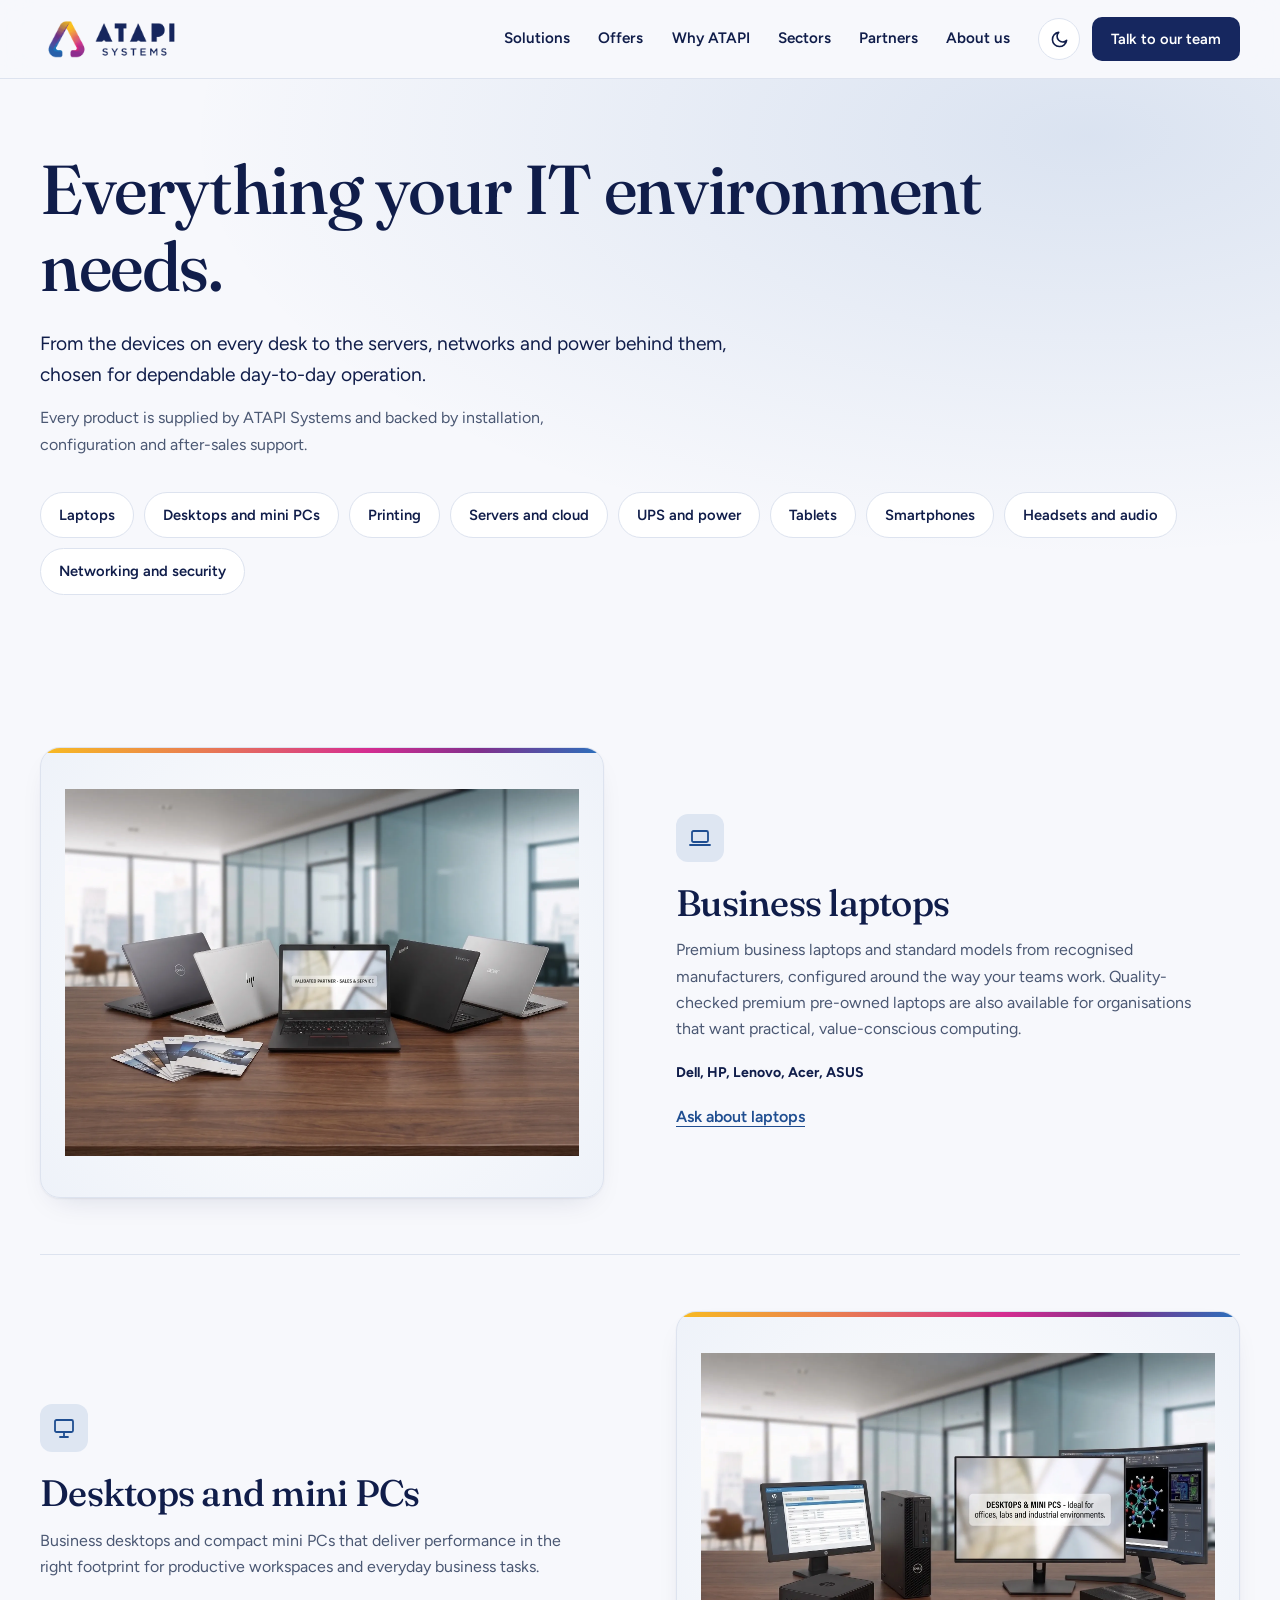
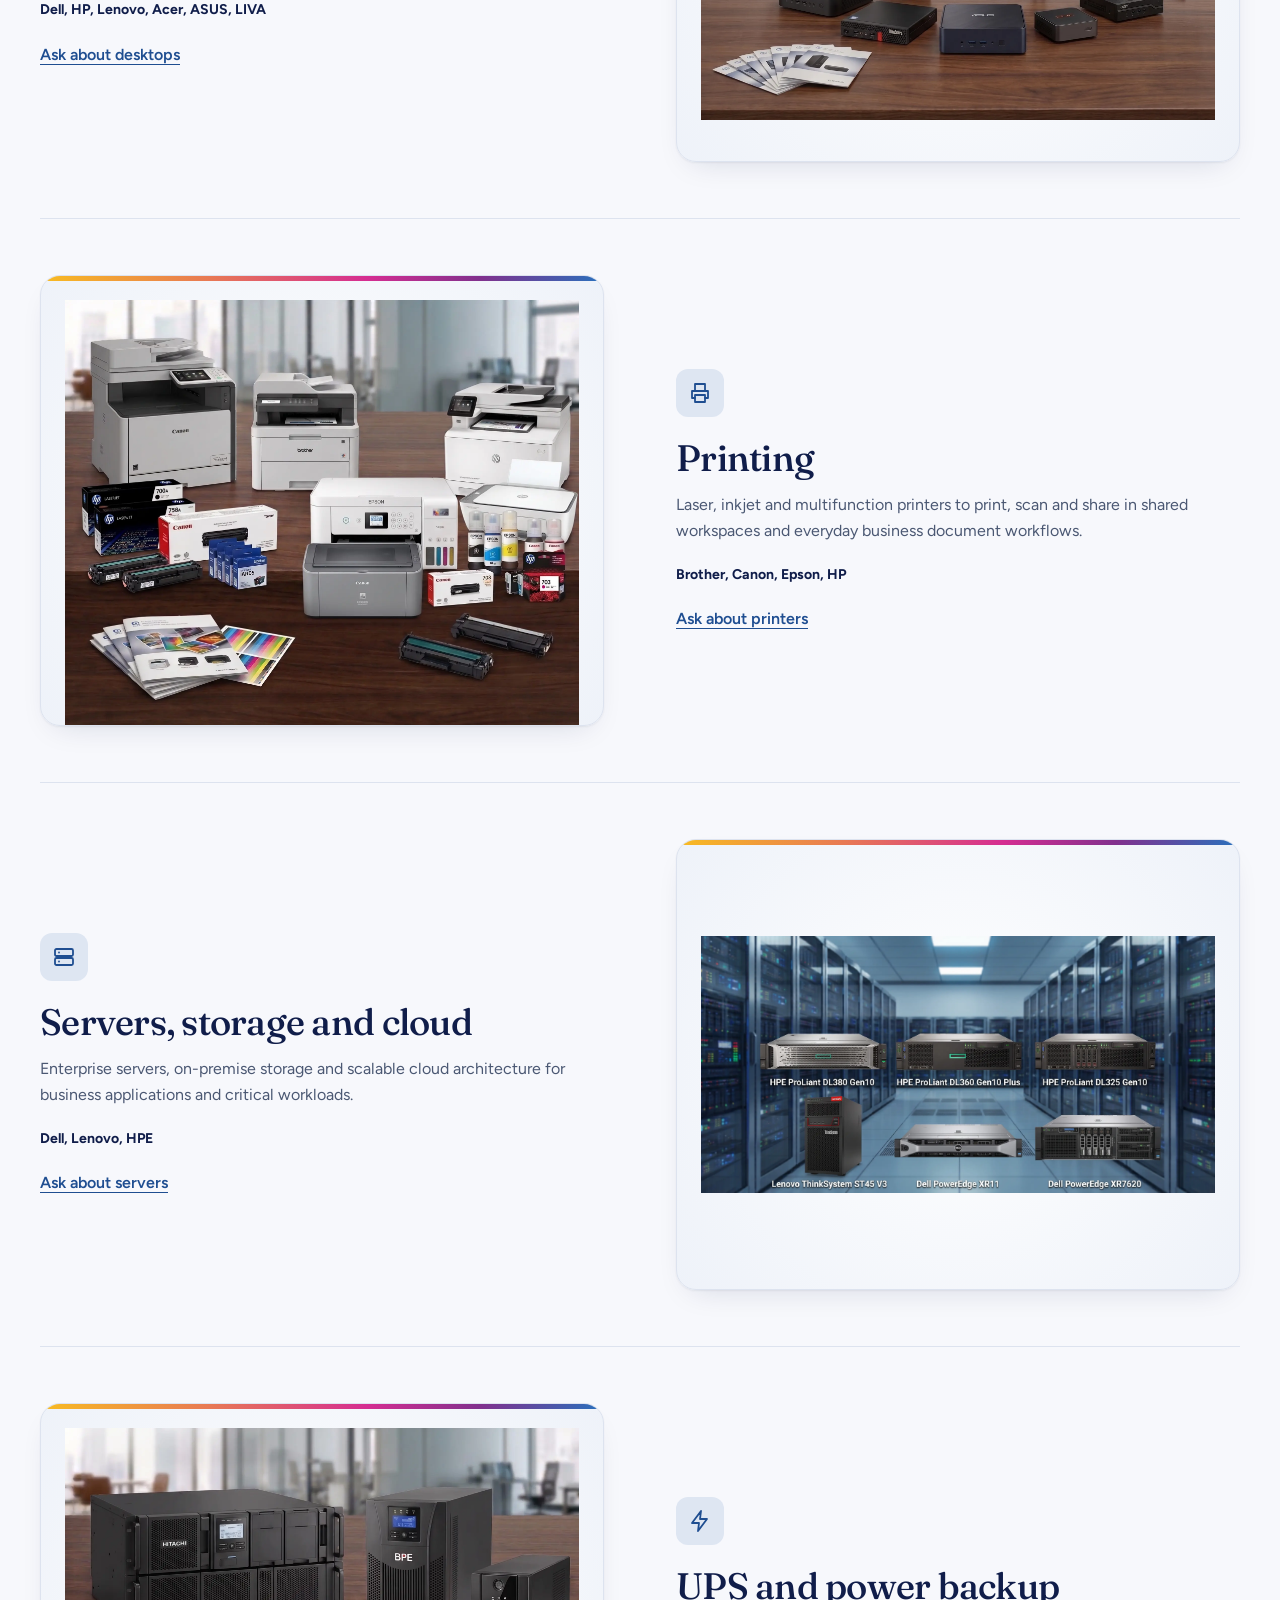
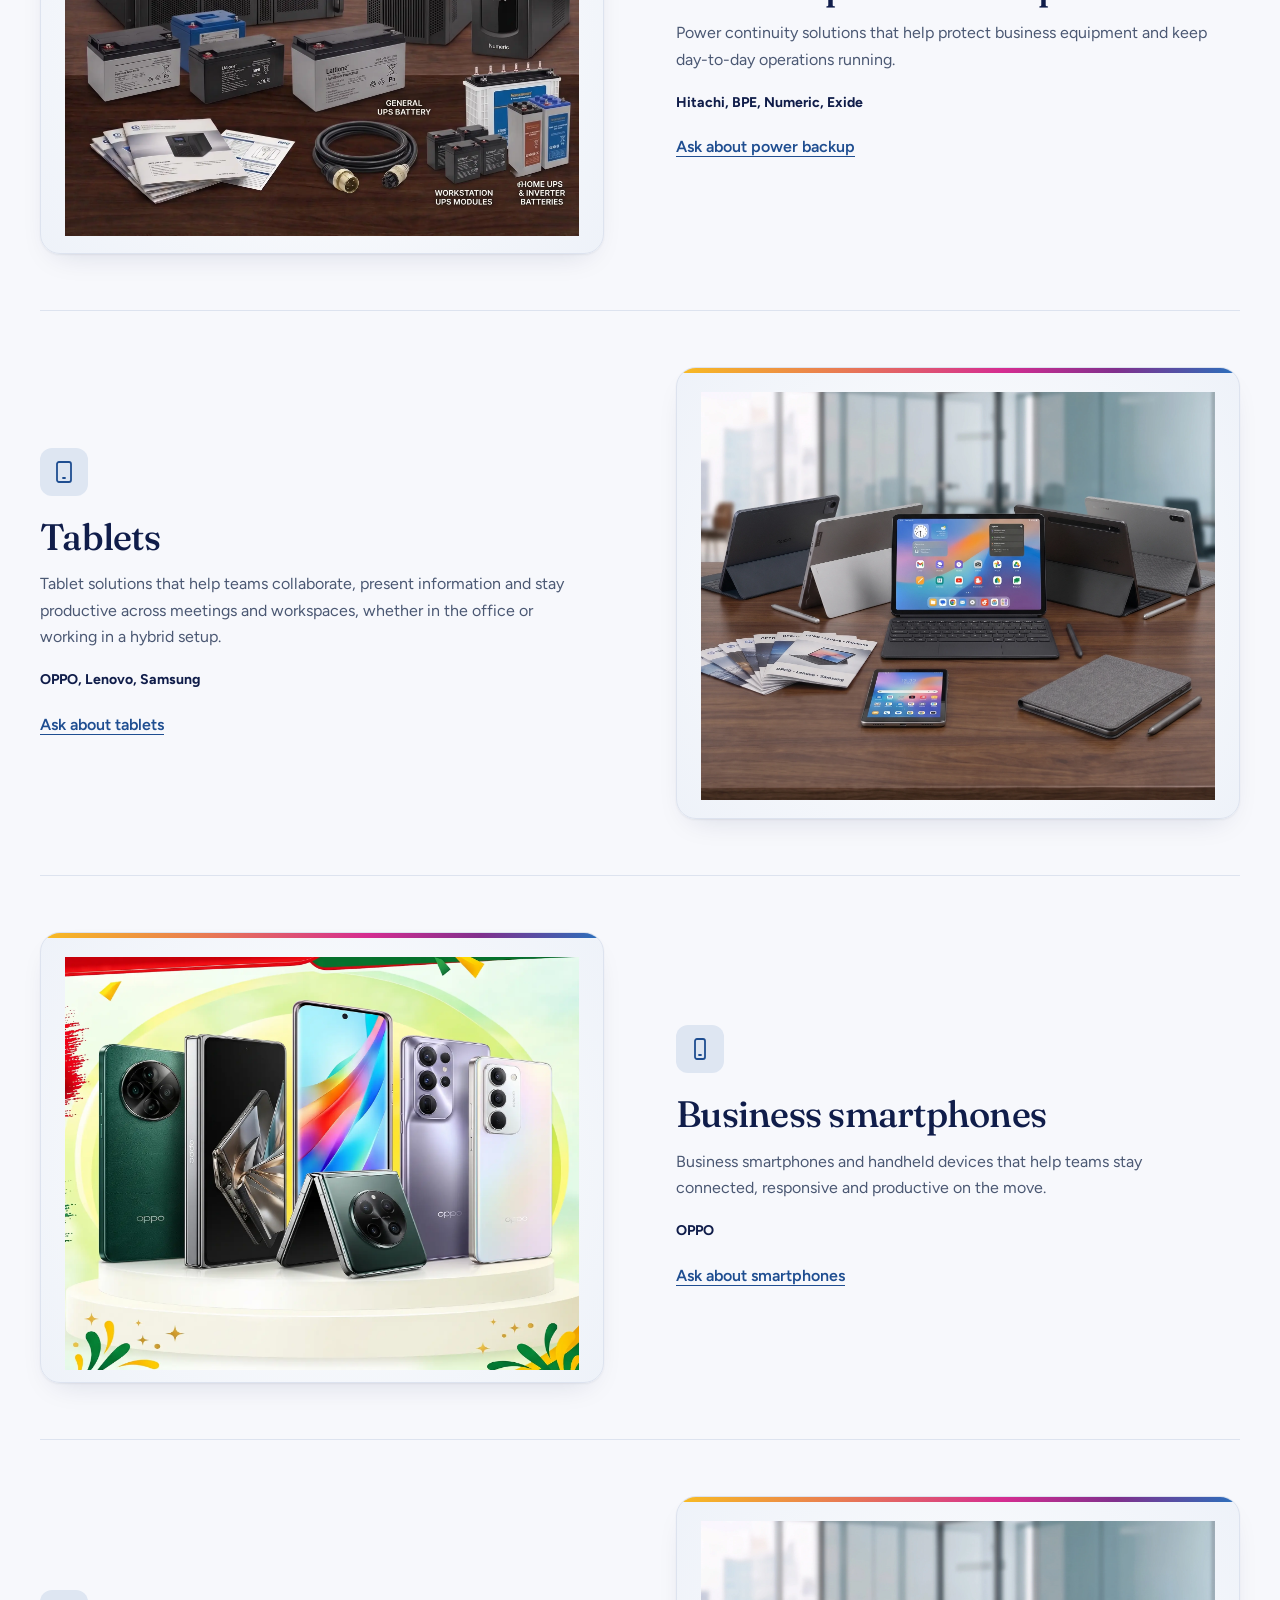
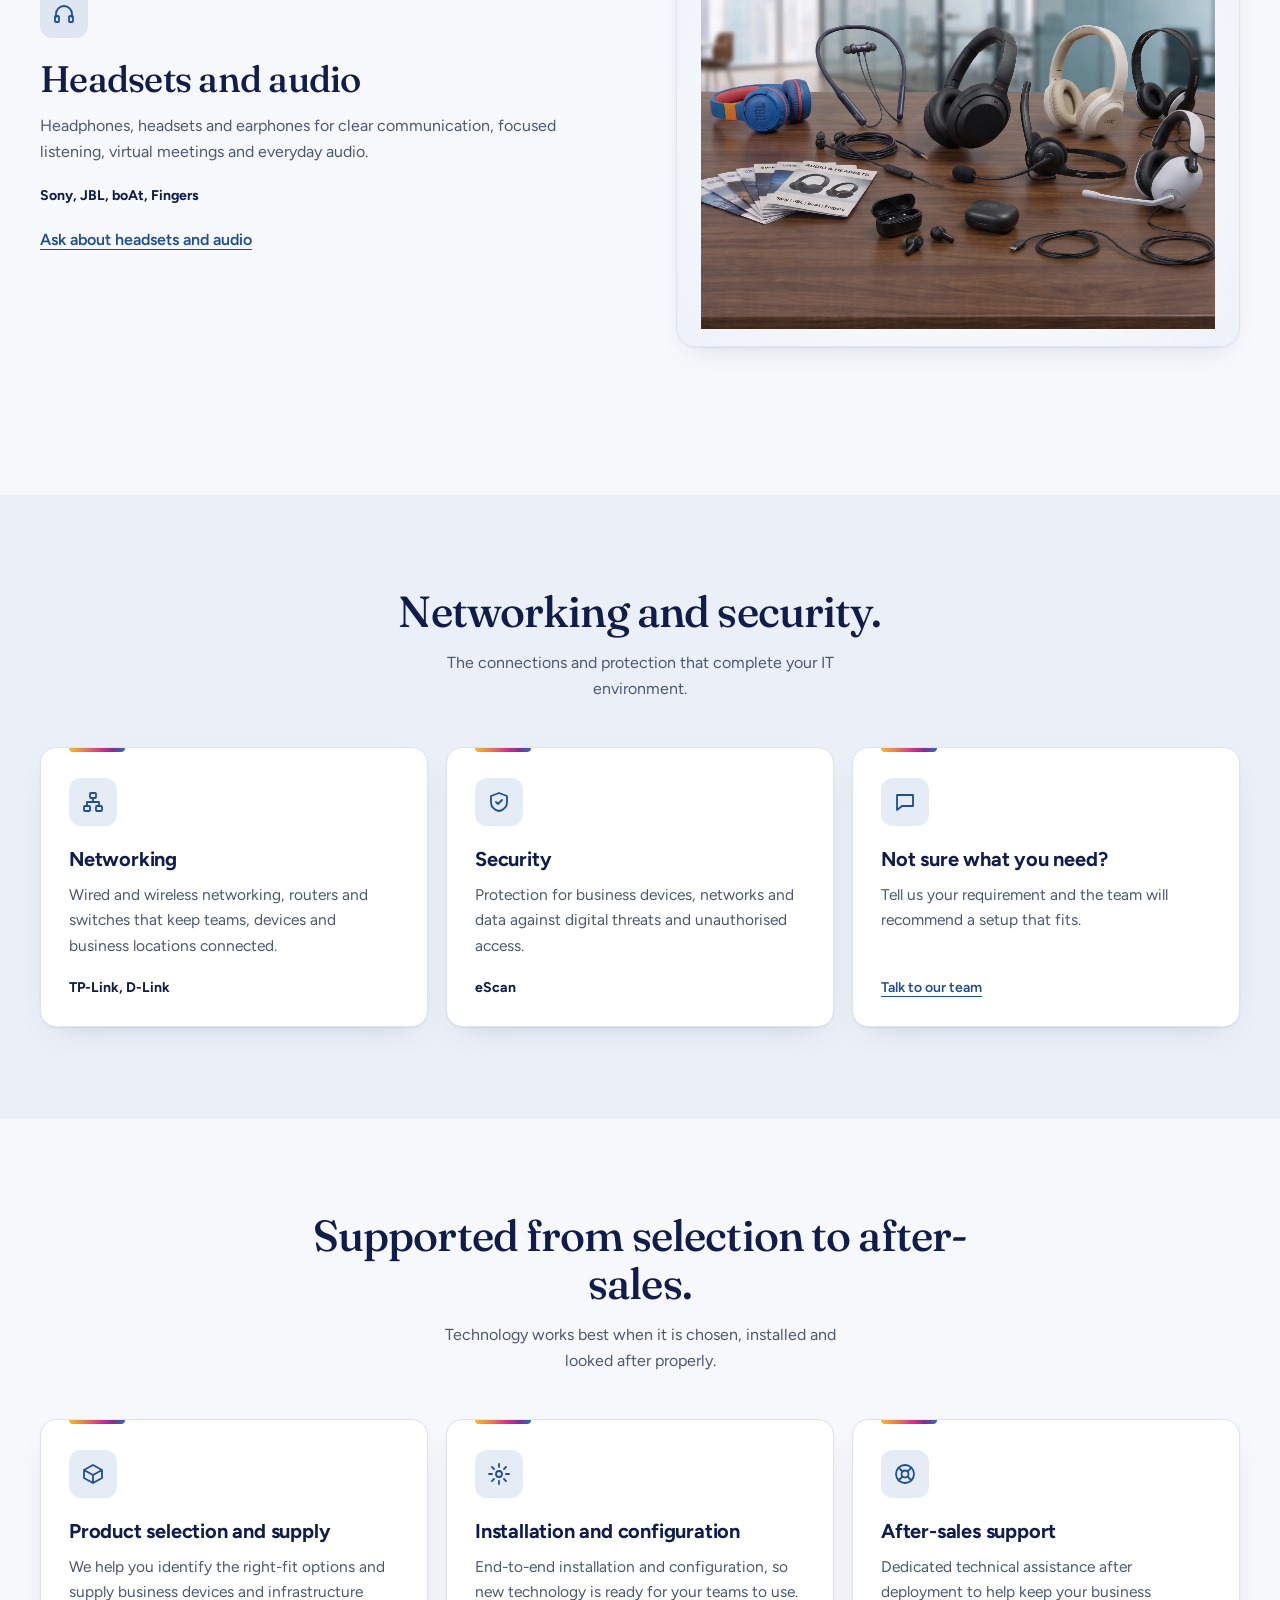
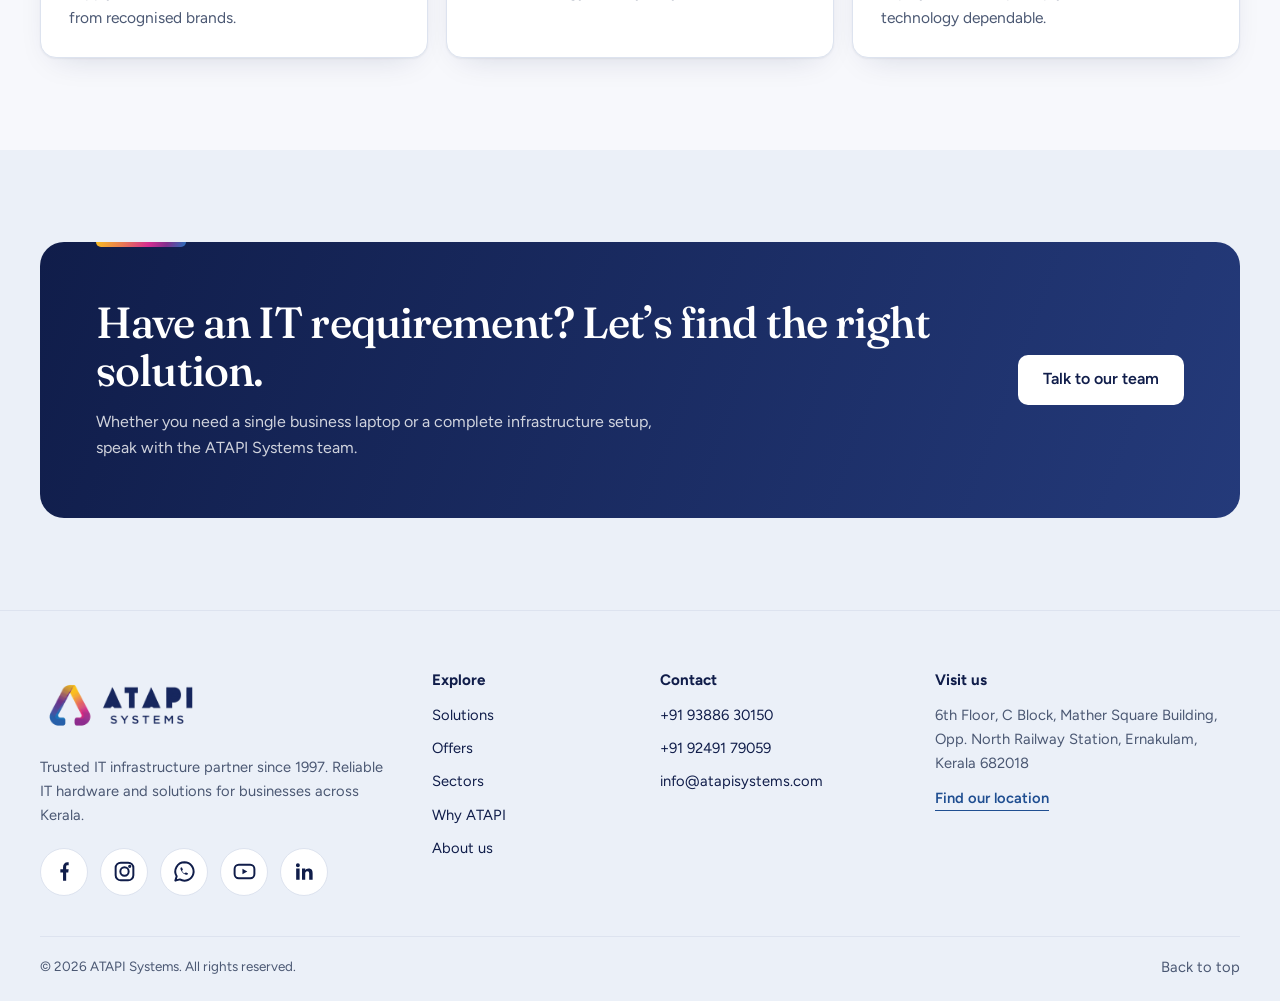
<file: products-services.html>
<!doctype html>
<html lang="en">
    <head>
        <meta charset="UTF-8" />
        <meta name="viewport" content="width=device-width, initial-scale=1" />
        <title>Products and Services | ATAPI Systems, Kochi</title>
        <meta
            name="description"
            content="Business laptops, desktops, servers, networking, security, UPS, printers, tablets and more from recognised brands, supplied and supported by ATAPI Systems in Kochi."
        />
        <meta name="robots" content="index, follow" />
        <link rel="canonical" href="https://atapisystems.com/products-services.html" />
        
        <meta property="og:site_name" content="ATAPI Systems" />
        <meta property="og:title" content="Products and Services | ATAPI Systems" />
        <meta
            property="og:description"
            content="Business IT hardware and infrastructure from recognised brands, supplied and supported across Kerala."
        />
        <meta property="og:image" content="https://atapisystems.com/atapilogo2.webp" />
        <meta property="og:type" content="website" />
        <meta property="og:url" content="https://atapisystems.com/products-services.html" />
        <meta name="twitter:card" content="summary_large_image" />
        
        <!-- Google Search Result Logo (Favicon - 192x192 PNG) -->
        <link rel="icon" type="image/png" sizes="192x192" href="/favicon.png">
        <link rel="apple-touch-icon" sizes="180x180" href="/favicon.png">
        
        <link rel="preconnect" href="https://fonts.googleapis.com" />
        <link rel="preconnect" href="https://fonts.gstatic.com" crossorigin />
        <link
            href="https://fonts.googleapis.com/css2?family=Fraunces:opsz,wght@9..144,500;9..144,600&family=Figtree:wght@400;500;600;700&display=swap"
            rel="stylesheet"
        />
        <script>
            try {
                if (sessionStorage.getItem("theme") === "dark")
                    document.documentElement.dataset.theme = "dark";
            } catch (e) {}
        </script>
        <link rel="stylesheet" href="atapiindex.css" />
        <link rel="stylesheet" href="products-services.css" />
    </head>
    <body class="products">
        <a class="skip" href="#main">Skip to content</a>
        <svg width="0" height="0" style="position: absolute" aria-hidden="true">
            <defs>
                <symbol id="i-laptop" viewBox="0 0 24 24">
                    <rect x="4" y="5" width="16" height="11" rx="1.5" />
                    <path d="M2 19h20" />
                </symbol>
                <symbol id="i-server" viewBox="0 0 24 24">
                    <rect x="3" y="4" width="18" height="7" rx="1.5" />
                    <rect x="3" y="13" width="18" height="7" rx="1.5" />
                    <path d="M7 7.5h.01M7 16.5h.01" />
                </symbol>
                <symbol id="i-net" viewBox="0 0 24 24">
                    <rect x="9" y="3" width="6" height="5" rx="1" />
                    <rect x="3" y="16" width="6" height="5" rx="1" />
                    <rect x="15" y="16" width="6" height="5" rx="1" />
                    <path d="M12 8v4M6 16v-4h12v4" />
                </symbol>
                <symbol id="i-shield" viewBox="0 0 24 24">
                    <path d="M12 3l8 3v6c0 5-3.5 8-8 9-4.5-1-8-4-8-9V6z" />
                    <path d="M9 12l2 2 4-4" />
                </symbol>
                <symbol id="i-bolt" viewBox="0 0 24 24"><path d="M13 2L4 14h7l-1 8 9-12h-7z" /></symbol>
                <symbol id="i-print" viewBox="0 0 24 24">
                    <path d="M7 9V3h10v6M7 17H4v-7h16v7h-3" />
                    <rect x="7" y="14" width="10" height="7" />
                </symbol>
                <symbol id="i-tab" viewBox="0 0 24 24">
                    <rect x="5" y="2" width="14" height="20" rx="2" />
                    <path d="M11 18h2" />
                </symbol>
                <symbol id="i-phone" viewBox="0 0 24 24">
                    <rect x="7" y="2" width="10" height="20" rx="2" />
                    <path d="M11 18h2" />
                </symbol>
                <symbol id="i-head" viewBox="0 0 24 24">
                    <path d="M4 15v-3a8 8 0 0116 0v3" />
                    <rect x="3" y="14" width="4" height="6" rx="1" />
                    <rect x="17" y="14" width="4" height="6" rx="1" />
                </symbol>
                <symbol id="i-cal" viewBox="0 0 24 24">
                    <rect x="3" y="5" width="18" height="16" rx="2" />
                    <path d="M3 10h18M8 3v4M16 3v4" />
                </symbol>
                <symbol id="i-award" viewBox="0 0 24 24">
                    <circle cx="12" cy="9" r="6" />
                    <path d="M8.5 14L7 22l5-3 5 3-1.5-8" />
                </symbol>
                <symbol id="i-support" viewBox="0 0 24 24">
                    <circle cx="12" cy="12" r="9" />
                    <circle cx="12" cy="12" r="3.5" />
                    <path d="M5.6 5.6l3.9 3.9M14.5 14.5l3.9 3.9M18.4 5.6l-3.9 3.9M9.5 14.5l-3.9 3.9" />
                </symbol>
                <symbol id="i-build" viewBox="0 0 24 24">
                    <rect x="4" y="3" width="16" height="18" rx="1" />
                    <path d="M9 7h2M13 7h2M9 11h2M13 11h2M10 21v-4h4v4" />
                </symbol>
                <symbol id="i-gov" viewBox="0 0 24 24">
                    <path d="M3 9l9-6 9 6M5 9v9M9.5 9v9M14.5 9v9M19 9v9M3 21h18" />
                </symbol>
                <symbol id="i-edu" viewBox="0 0 24 24">
                    <path d="M2 9l10-5 10 5-10 5zM6 11.5V16c3 2.5 9 2.5 12 0v-4.5" />
                </symbol>
                <symbol id="i-brief" viewBox="0 0 24 24">
                    <rect x="3" y="7" width="18" height="13" rx="2" />
                    <path d="M9 7V4h6v3M3 13h18" />
                </symbol>
                <symbol id="i-heart" viewBox="0 0 24 24">
                    <path d="M12 20s-8-5-8-11a4.5 4.5 0 018-2.5A4.5 4.5 0 0120 9c0 6-8 11-8 11z" />
                </symbol>
                <symbol id="i-hotel" viewBox="0 0 24 24">
                    <path d="M3 20V8M3 14h18v6M21 14v-2a3 3 0 00-3-3h-7v5" />
                    <circle cx="7" cy="11" r="1.6" />
                </symbol>
                <symbol id="i-cart" viewBox="0 0 24 24">
                    <path d="M3 4h3l2.5 11h10L21 7H7" />
                    <circle cx="9" cy="20" r="1.3" />
                    <circle cx="18" cy="20" r="1.3" />
                </symbol>
                <symbol id="i-pc" viewBox="0 0 24 24">
                    <rect x="3" y="4" width="18" height="12" rx="1.5" />
                    <path d="M8 21h8M12 16v5" />
                </symbol>
                <symbol id="i-mail" viewBox="0 0 24 24">
                    <rect x="3" y="5" width="18" height="14" rx="2" />
                    <path d="M3 7l9 6 9-6" />
                </symbol>
                <symbol id="i-call" viewBox="0 0 24 24">
                    <path
                        d="M5 4h4l2 5-2.5 1.5a11 11 0 005 5L15 13l5 2v4a2 2 0 01-2 2A16 16 0 013 6a2 2 0 012-2z"
                    />
                </symbol>
                <symbol id="i-pin" viewBox="0 0 24 24">
                    <path d="M12 21s7-6 7-12a7 7 0 10-14 0c0 6 7 12 7 12z" />
                    <circle cx="12" cy="9" r="2.5" />
                </symbol>
                <symbol id="i-check" viewBox="0 0 24 24"><path d="M5 12l5 5 9-10" /></symbol>
                <symbol id="i-db" viewBox="0 0 24 24">
                    <ellipse cx="12" cy="6" rx="8" ry="3" />
                    <path d="M4 6v6c0 1.7 3.6 3 8 3s8-1.3 8-3V6M4 12v6c0 1.7 3.6 3 8 3s8-1.3 8-3v-6" />
                </symbol>
                <symbol id="i-chat" viewBox="0 0 24 24"><path d="M4 5h16v11H9l-5 4z" /></symbol>
                <symbol id="i-box" viewBox="0 0 24 24">
                    <path d="M3 8l9-5 9 5v8l-9 5-9-5zM3 8l9 5 9-5M12 13v8" />
                </symbol>
                <symbol id="i-gear" viewBox="0 0 24 24">
                    <circle cx="12" cy="12" r="3" />
                    <path
                        d="M12 2v3M12 19v3M2 12h3M19 12h3M4.9 4.9L7 7M17 17l2.1 2.1M4.9 19.1L7 17M17 7l2.1-2.1"
                    />
                </symbol>

                <symbol id="i-fb" viewBox="0 0 24 24">
                    <path
                        fill="currentColor"
                        stroke="none"
                        d="M10.6 20.8V12.9H8V9.9h2.6V8c0-2.8 1.6-4.8 4.4-4.8H16v2.8h-1.1c-.8 0-1.3.4-1.3 1.2v2.7H16l-.4 3h-2v7.9z"
                    />
                </symbol>
                <symbol id="i-ig" viewBox="0 0 24 24">
                    <rect x="3.5" y="3.5" width="17" height="17" rx="5" />
                    <circle cx="12" cy="12" r="4" />
                    <circle cx="17" cy="7" r="0.6" fill="currentColor" />
                </symbol>
                <symbol id="i-wa" viewBox="0 0 24 24">
                    <path d="M12 3.2a8.8 8.8 0 00-7.5 13.4L3.2 20.8l4.3-1.2A8.8 8.8 0 1012 3.2z" />
                    <path
                        fill="currentColor"
                        stroke="none"
                        d="M9.2 7.8c-.3 0-.7.2-.9.6-.4.8-.1 2 1 3.6 1.2 1.7 2.7 2.8 4.1 3.1.8.2 1.5-.1 1.8-.8.1-.3.1-.5 0-.6l-1.7-.8c-.2-.1-.4 0-.5.1l-.6.7c-.1.1-.3.1-.4 0-.9-.4-1.8-1.2-2.3-2.2-.1-.2 0-.3.1-.4l.5-.6c.1-.1.1-.3.1-.4l-.7-1.6c-.1-.3-.3-.4-.5-.4z"
                    />
                </symbol>
                <symbol id="i-yt" viewBox="0 0 24 24">
                    <rect x="2.5" y="5.5" width="19" height="13" rx="4" />
                    <path fill="currentColor" stroke="none" d="M10 9.3v5.4l4.7-2.7z" />
                </symbol>
                <symbol id="i-in" viewBox="0 0 24 24">
                    <path
                        fill="currentColor"
                        stroke="none"
                        d="M4 9.2h3.3v10.6H4zM5.65 4a1.9 1.9 0 110 3.8 1.9 1.9 0 010-3.8zM9.6 9.2h3.1v1.5c.5-.9 1.6-1.7 3.2-1.7 3.3 0 3.9 2.1 3.9 4.9v5.9h-3.3v-5.2c0-1.3 0-2.9-1.8-2.9s-2 1.4-2 2.8v5.3H9.6z"
                    />
                </symbol>
            </defs>
        </svg>

        <header>
            <div class="wrap bar">
                <a class="logo" href="index.html" aria-label="ATAPI Systems home"
                    ><img
                        src="atapilogo2.webp"
                        data-l="atapilogo2.webp"
                        data-d="atapilogo3.webp"
                        alt="ATAPI Systems"
                        width="222"
                        height="60"
                /></a>
                <nav id="nav" aria-label="Main">
                    <a href="index.html#solutions">Solutions</a><a href="index.html#offers">Offers</a
                    ><a href="index.html#why">Why ATAPI</a><a href="index.html#sectors">Sectors</a
                    ><a href="index.html#partners">Partners</a><a href="about.html">About us</a>
                </nav>
                <div class="acts">
                    <button class="ic" id="theme" type="button" aria-label="Switch to dark mode">
                        <svg viewBox="0 0 24 24">
                            <path id="theme-p" d="M21 13A9 9 0 1111 3a7 7 0 0010 10z" />
                        </svg>
                    </button>
                    <a class="btn btn-p" href="index.html#contact">Talk to our team</a>
                    <button
                        class="ic menu"
                        id="menu"
                        type="button"
                        aria-label="Open navigation"
                        aria-expanded="false"
                        aria-controls="nav"
                    >
                        <svg viewBox="0 0 24 24"><path d="M4 7h16M4 12h16M4 17h16" /></svg>
                    </button>
                </div>
            </div>
        </header>

        <main id="main">
            <section class="hero" id="top">
                <div class="wrap">
                    <h1>Everything your IT environment needs.</h1>
                    <p class="lead">
                        From the devices on every desk to the servers, networks and power behind them, chosen
                        for dependable day-to-day operation.
                    </p>
                    <p class="sub">
                        Every product is supplied by ATAPI Systems and backed by installation, configuration
                        and after-sales support.
                    </p>
                    <nav class="jump" aria-label="Product categories">
                        <a href="#laptops">Laptops</a><a href="#desktops">Desktops and mini PCs</a
                        ><a href="#printing">Printing</a><a href="#servers">Servers and cloud</a
                        ><a href="#ups">UPS and power</a><a href="#tablets">Tablets</a
                        ><a href="#smartphones">Smartphones</a><a href="#audio">Headsets and audio</a
                        ><a href="#more">Networking and security</a>
                    </nav>
                </div>
            </section>

            <section class="rows" aria-label="Core solutions">
                <div class="wrap">
                    <article class="prod" id="laptops">
                        <div class="prod-img">
                            <img
                                src="laptops.webp"
                                alt="Business laptops"
                                width="640"
                                height="512"
                                loading="lazy"
                            />
                        </div>
                        <div class="prod-text">
                            <div class="ico">
                                <svg viewBox="0 0 24 24"><use href="#i-laptop" /></svg>
                            </div>
                            <h2>Business laptops</h2>
                            <p>
                                Premium business laptops and standard models from recognised manufacturers,
                                configured around the way your teams work. Quality-checked premium pre-owned
                                laptops are also available for organisations that want practical,
                                value-conscious computing.
                            </p>
                            <p class="brands">Dell, HP, Lenovo, Acer, ASUS</p>
                            <a class="link" href="index.html#contact">Ask about laptops</a>
                        </div>
                    </article>

                    <article class="prod rev" id="desktops">
                        <div class="prod-img">
                            <img
                                src="pcs.webp"
                                alt="Business desktops and mini PCs"
                                width="640"
                                height="512"
                                loading="lazy"
                            />
                        </div>
                        <div class="prod-text">
                            <div class="ico">
                                <svg viewBox="0 0 24 24"><use href="#i-pc" /></svg>
                            </div>
                            <h2>Desktops and mini PCs</h2>
                            <p>
                                Business desktops and compact mini PCs that deliver performance in the right
                                footprint for productive workspaces and everyday business tasks.
                            </p>
                            <p class="brands">Dell, HP, Lenovo, Acer, ASUS, LIVA</p>
                            <a class="link" href="index.html#contact">Ask about desktops</a>
                        </div>
                    </article>

                    <article class="prod" id="printing">
                        <div class="prod-img">
                            <img
                                src="printers.webp"
                                alt="Business printers"
                                width="640"
                                height="512"
                                loading="lazy"
                            />
                        </div>
                        <div class="prod-text">
                            <div class="ico">
                                <svg viewBox="0 0 24 24"><use href="#i-print" /></svg>
                            </div>
                            <h2>Printing</h2>
                            <p>
                                Laser, inkjet and multifunction printers to print, scan and share in shared
                                workspaces and everyday business document workflows.
                            </p>
                            <p class="brands">Brother, Canon, Epson, HP</p>
                            <a class="link" href="index.html#contact">Ask about printers</a>
                        </div>
                    </article>

                    <article class="prod rev" id="servers">
                        <div class="prod-img">
                            <img
                                src="servers.webp"
                                alt="Enterprise servers"
                                width="640"
                                height="512"
                                loading="lazy"
                            />
                        </div>
                        <div class="prod-text">
                            <div class="ico">
                                <svg viewBox="0 0 24 24"><use href="#i-server" /></svg>
                            </div>
                            <h2>Servers, storage and cloud</h2>
                            <p>
                                Enterprise servers, on-premise storage and scalable cloud architecture for
                                business applications and critical workloads.
                            </p>
                            <p class="brands">Dell, Lenovo, HPE</p>
                            <a class="link" href="index.html#contact">Ask about servers</a>
                        </div>
                    </article>

                    <article class="prod" id="ups">
                        <div class="prod-img">
                            <img
                                src="ups.webp"
                                alt="UPS and backup power"
                                width="640"
                                height="512"
                                loading="lazy"
                            />
                        </div>
                        <div class="prod-text">
                            <div class="ico">
                                <svg viewBox="0 0 24 24"><use href="#i-bolt" /></svg>
                            </div>
                            <h2>UPS and power backup</h2>
                            <p>
                                Power continuity solutions that help protect business equipment and keep
                                day-to-day operations running.
                            </p>
                            <p class="brands">Hitachi, BPE, Numeric, Exide</p>
                            <a class="link" href="index.html#contact">Ask about power backup</a>
                        </div>
                    </article>
                    
                    <article class="prod rev" id="tablets">
                        <div class="prod-img">
                            <img
                                src="tablets.webp"
                                alt="Business tablets"
                                width="640"
                                height="512"
                                loading="lazy"
                            />
                        </div>
                        <div class="prod-text">
                            <div class="ico">
                                <svg viewBox="0 0 24 24"><use href="#i-tab" /></svg>
                            </div>
                            <h2>Tablets</h2>
                            <p>
                                Tablet solutions that help teams collaborate, present information and stay
                                productive across meetings and workspaces, whether in the office or working in
                                a hybrid setup.
                            </p>
                            <p class="brands">OPPO, Lenovo, Samsung</p>
                            <a class="link" href="index.html#contact">Ask about tablets</a>
                        </div>
                    </article>
                    
                    <article class="prod" id="smartphones">
                        <div class="prod-img">
                            <img
                                src="oppomodels.webp"
                                alt="Business smartphones"
                                width="640"
                                height="512"
                                loading="lazy"
                            />
                        </div>
                        <div class="prod-text">
                            <div class="ico">
                                <svg viewBox="0 0 24 24"><use href="#i-phone" /></svg>
                            </div>
                            <h2>Business smartphones</h2>
                            <p>
                                Business smartphones and handheld devices that help teams stay connected,
                                responsive and productive on the move.
                            </p>
                            <p class="brands">OPPO</p>
                            <a class="link" href="index.html#contact">Ask about smartphones</a>
                        </div>
                    </article>
                    
                    <article class="prod rev" id="audio">
                        <div class="prod-img">
                            <img
                                src="audio.webp"
                                alt="Headsets and audio"
                                width="640"
                                height="512"
                                loading="lazy"
                            />
                        </div>
                        <div class="prod-text">
                            <div class="ico">
                                <svg viewBox="0 0 24 24"><use href="#i-head" /></svg>
                            </div>
                            <h2>Headsets and audio</h2>
                            <p>
                                Headphones, headsets and earphones for clear communication, focused listening,
                                virtual meetings and everyday audio.
                            </p>
                            <p class="brands">Sony, JBL, boAt, Fingers</p>
                            <a class="link" href="index.html#contact">Ask about headsets and audio</a>
                        </div>
                    </article>
                </div>
            </section>

            <section class="soft" id="more">
                <div class="wrap">
                    <div class="head c">
                        <h2>Networking and security.</h2>
                        <p>The connections and protection that complete your IT environment.</p>
                    </div>
                    <div class="grid more-grid">
                        <article class="card">
                            <div class="ico">
                                <svg viewBox="0 0 24 24"><use href="#i-net" /></svg>
                            </div>
                            <h3>Networking</h3>
                            <p>
                                Wired and wireless networking, routers and switches that keep teams, devices
                                and business locations connected.
                            </p>
                            <div class="brands">TP-Link, D-Link</div>
                        </article>
                        <article class="card">
                            <div class="ico">
                                <svg viewBox="0 0 24 24"><use href="#i-shield" /></svg>
                            </div>
                            <h3>Security</h3>
                            <p>
                                Protection for business devices, networks and data against digital threats and
                                unauthorised access.
                            </p>
                            <div class="brands">eScan</div>
                        </article>
                        <article class="card">
                            <div class="ico">
                                <svg viewBox="0 0 24 24"><use href="#i-chat" /></svg>
                            </div>
                            <h3>Not sure what you need?</h3>
                            <p>Tell us your requirement and the team will recommend a setup that fits.</p>
                            <div class="brands">
                                <a class="link" href="index.html#contact">Talk to our team</a>
                            </div>
                        </article>
                    </div>
                </div>
            </section>

            <section id="services">
                <div class="wrap">
                    <div class="head c">
                        <h2>Supported from selection to after-sales.</h2>
                        <p>Technology works best when it is chosen, installed and looked after properly.</p>
                    </div>
                    <div class="grid">
                        <article class="card">
                            <div class="ico">
                                <svg viewBox="0 0 24 24"><use href="#i-box" /></svg>
                            </div>
                            <h3>Product selection and supply</h3>
                            <p>
                                We help you identify the right-fit options and supply business devices and
                                infrastructure from recognised brands.
                            </p>
                        </article>
                        <article class="card">
                            <div class="ico">
                                <svg viewBox="0 0 24 24"><use href="#i-gear" /></svg>
                            </div>
                            <h3>Installation and configuration</h3>
                            <p>
                                End-to-end installation and configuration, so new technology is ready for your
                                teams to use.
                            </p>
                        </article>
                        <article class="card">
                            <div class="ico">
                                <svg viewBox="0 0 24 24"><use href="#i-support" /></svg>
                            </div>
                            <h3>After-sales support</h3>
                            <p>
                                Dedicated technical assistance after deployment to help keep your business
                                technology dependable.
                            </p>
                        </article>
                    </div>
                </div>
            </section>

            <section class="contact" style="padding-top: 92px">
                <div class="wrap panel cta-panel">
                    <div>
                        <h2>Have an IT requirement? Let’s find the right solution.</h2>
                        <p>
                            Whether you need a single business laptop or a complete infrastructure setup,
                            speak with the ATAPI Systems team.
                        </p>
                    </div>
                    <a class="btn btn-w" href="index.html#contact">Talk to our team</a>
                </div>
            </section>
        </main>

        <footer>
            <div class="wrap fg">
                <div>
                    <a class="logo" href="index.html" aria-label="ATAPI Systems home"
                        ><img
                            src="atapilogo2.webp"
                            data-l="atapilogo2.webp"
                            data-d="atapilogo3.webp"
                            alt="ATAPI Systems"
                            width="252"
                            height="68"
                            style="margin-bottom: 16px"
                    /></a>
                    <p>
                        Trusted IT infrastructure partner since 1997. Reliable IT hardware and solutions for
                        businesses across Kerala.
                    </p>
                    <ul class="social" aria-label="ATAPI Systems on social media">
                        <!-- Replace each href below with your own page URL. -->
                        <li>
                            <a
                                class="s-fb"
                                href="https://www.facebook.com/AtapiSystems/"
                                target="_blank"
                                rel="noopener noreferrer"
                                aria-label="Facebook"
                                ><svg viewBox="0 0 24 24" aria-hidden="true"><use href="#i-fb" /></svg
                            ></a>
                        </li>
                        <li>
                            <a
                                class="s-ig"
                                href="https://www.instagram.com/atapi.systems/"
                                target="_blank"
                                rel="noopener noreferrer"
                                aria-label="Instagram"
                                ><svg viewBox="0 0 24 24" aria-hidden="true"><use href="#i-ig" /></svg
                            ></a>
                        </li>
                        <li>
                            <a
                                class="s-wa"
                                href="https://wa.me/919388630150?text=Hello%20ATAPI%20Systems%2C%20I%20would%20like%20to%20know%20more%20about%20your%20products%20and%20services."
                                target="_blank"
                                rel="noopener noreferrer"
                                aria-label="Chat with us on WhatsApp (opens in a new tab)"
                                ><svg viewBox="0 0 24 24" aria-hidden="true"><use href="#i-wa" /></svg
                            ></a>
                        </li>
                        <li>
                            <a
                                class="s-yt"
                                href="https://www.youtube.com/"
                                target="_blank"
                                rel="noopener noreferrer"
                                aria-label="YouTube"
                                ><svg viewBox="0 0 24 24" aria-hidden="true"><use href="#i-yt" /></svg
                            ></a>
                        </li>
                        <li>
                            <a
                                class="s-in"
                                href="https://www.linkedin.com/"
                                target="_blank"
                                rel="noopener noreferrer"
                                aria-label="LinkedIn"
                                ><svg viewBox="0 0 24 24" aria-hidden="true"><use href="#i-in" /></svg
                            ></a>
                        </li>
                    </ul>
                </div>
                <div>
                    <h2>Explore</h2>
                    <a href="index.html#solutions">Solutions</a><a href="index.html#offers">Offers</a
                    ><a href="index.html#sectors">Sectors</a><a href="index.html#why">Why ATAPI</a
                    ><a href="about.html">About us</a>
                </div>
                <div>
                    <h2>Contact</h2>
                    <a href="tel:+919388630150">+91 93886 30150</a
                    ><a href="tel:+919249179059">+91 92491 79059</a
                    ><a href="mailto:info@atapisystems.com">info@atapisystems.com</a>
                </div>
                <div>
                    <h2>Visit us</h2>
                    <p>
                        6th Floor, C Block, Mather Square Building, Opp. North Railway Station, Ernakulam,
                        Kerala 682018
                    </p>
                    <a
                        class="link"
                        style="display: inline-block; width: fit-content"
                        target="_blank"
                        rel="noopener noreferrer"
                        href="https://www.google.com/maps/search/?api=1&query=Mather+Square+Building+Ernakulam"
                        >Find our location</a
                    >
                </div>
            </div>
            <div class="wrap fb">
                <span>© <span id="yr">2026</span> ATAPI Systems. All rights reserved.</span
                ><a href="#top" style="margin: 0">Back to top</a>
            </div>
        </footer>

        <script src="site.js" defer></script>
    </body>
</html>
</file>
<file: atapiindex.css>
:root {
    --bg: #f7f8fc;
    --soft: #ebf0f8;
    --card: #fff;
    --ink: #101d4a;
    --mute: #4b5873;
    --line: #dde3ef;
    --brand: #16275f;
    --blue: #2961ab;
    --blue-ink: #1f4e91;
    --on-brand: #fff;
    --grad: linear-gradient(110deg, #f8bc21, #e87954 30%, #d52d91 58%, #81308d 78%, #2871bd);
    --sh: 0 1px 2px rgba(16, 29, 74, 0.06), 0 12px 32px -16px rgba(16, 29, 74, 0.18);
}
[data-theme="dark"] {
    --bg: #0b1020;
    --soft: #111a31;
    --card: #141e38;
    --ink: #f3f5fc;
    --mute: #a9b3ce;
    --line: #27355a;
    --brand: #5d7ce0;
    --blue: #8daaff;
    --blue-ink: #a9bfff;
    --on-brand: #0b1020;
    --sh: 0 12px 32px -16px #000;
}
* {
    box-sizing: border-box;
    margin: 0;
    padding: 0;
}
html {
    scroll-behavior: smooth;
    scroll-padding-top: 84px;
}
body {
    font:
        400 1rem/1.65 Figtree,
        system-ui,
        sans-serif;
    background: var(--bg);
    color: var(--ink);
    -webkit-font-smoothing: antialiased;
}
img {
    max-width: 100%;
    display: block;
}
a {
    color: inherit;
    text-decoration: none;
}
h1,
h2,
h3 {
    font-family: Fraunces, Georgia, serif;
    font-weight: 500;
    line-height: 1.12;
    letter-spacing: -0.02em;
}
h1 {
    font-size: clamp(2.5rem, 5.4vw, 4.4rem);
}
h2 {
    font-size: clamp(1.9rem, 3.4vw, 2.8rem);
}
h3 {
    font-size: 1.25rem;
    font-family: Figtree, sans-serif;
    font-weight: 700;
    letter-spacing: -0.01em;
    line-height: 1.3;
}
p {
    color: var(--mute);
}
.wrap {
    width: min(1200px, 100% - 40px);
    margin-inline: auto;
}
section {
    padding: 92px 0;
}
:focus-visible {
    outline: 3px solid var(--blue);
    outline-offset: 3px;
    border-radius: 6px;
}
.skip {
    position: fixed;
    left: 12px;
    top: -60px;
    background: var(--brand);
    color: var(--on-brand);
    padding: 10px 14px;
    border-radius: 8px;
    z-index: 99;
}
.skip:focus {
    top: 12px;
}
.btn {
    display: inline-flex;
    align-items: center;
    justify-content: center;
    gap: 10px;
    min-height: 50px;
    padding: 0 24px;
    border-radius: 10px;
    font-weight: 600;
    border: 1.5px solid transparent;
    cursor: pointer;
    font-size: 1rem;
    font-family: inherit;
    transition:
        transform 0.2s,
        background 0.2s,
        border-color 0.2s;
}
.btn:hover {
    transform: translateY(-2px);
}
.btn-p {
    background: var(--brand);
    color: var(--on-brand);
}
.btn-p:hover {
    background: var(--blue-ink);
}
.btn-s {
    background: var(--card);
    border-color: var(--line);
    color: var(--ink);
}
.btn-s:hover {
    border-color: var(--blue);
}
.link {
    color: var(--blue-ink);
    font-weight: 600;
    border-bottom: 1.5px solid currentColor;
}
/* header */
header {
    position: sticky;
    top: 0;
    z-index: 50;
    background: color-mix(in srgb, var(--bg) 90%, transparent);
    backdrop-filter: blur(16px);
    border-bottom: 1px solid var(--line);
}
.bar {
    display: flex;
    align-items: center;
    gap: 28px;
    min-height: 78px;
}
.logo img {
    height: 60px;
    width: auto;
}
footer .logo img {
    height: 68px;
}
#nav {
    display: flex;
    gap: clamp(18px, 2.2vw, 30px);
    margin-left: auto;
}
#nav a {
    font-weight: 600;
    font-size: 0.95rem;
    color: var(--ink);
}
#nav a:hover {
    color: var(--blue-ink);
}
.acts {
    display: flex;
    gap: 12px;
    align-items: center;
}
.ic {
    width: 42px;
    height: 42px;
    border-radius: 50%;
    border: 1px solid var(--line);
    background: var(--card);
    color: var(--ink);
    cursor: pointer;
    display: grid;
    place-items: center;
}
.ic svg {
    width: 19px;
    height: 19px;
    fill: none;
    stroke: currentColor;
    stroke-width: 2;
    stroke-linecap: round;
    stroke-linejoin: round;
}
.menu {
    display: none;
}
.acts .btn {
    min-height: 44px;
    padding: 0 18px;
    font-size: 0.92rem;
}
/* hero */
.hero {
    padding: 72px 0 80px;
    background:
        radial-gradient(
            900px 420px at 85% 10%,
            color-mix(in srgb, var(--blue) 14%, transparent),
            transparent
        ),
        var(--bg);
}
.hero-grid {
    display: grid;
    grid-template-columns: 1.05fr 0.95fr;
    gap: 64px;
    align-items: center;
}
.hero h1 {
    margin-bottom: 22px;
}
.lead {
    font-size: 1.2rem;
    color: var(--ink);
    max-width: 36em;
    margin-bottom: 14px;
}
.hero p.sub {
    max-width: 34em;
}
.cta {
    display: flex;
    flex-wrap: wrap;
    gap: 12px;
    margin: 30px 0 34px;
}
.trust {
    display: flex;
    flex-wrap: wrap;
    gap: 10px 28px;
    padding-top: 22px;
    border-top: 1px solid var(--line);
    font-size: 0.92rem;
    font-weight: 600;
}
.trust span {
    display: flex;
    gap: 8px;
    align-items: center;
}
.trust svg {
    width: 18px;
    height: 18px;
    stroke: var(--blue);
    fill: none;
    stroke-width: 2.4;
}
.show {
    position: relative;
}
.stage {
    border-radius: 22px;
    background: #fff;
    border: 1px solid var(--line);
    box-shadow: var(--sh);
    overflow: hidden;
    position: relative;
}
.stage::before {
    content: "";
    position: absolute;
    inset: 0 0 auto;
    height: 5px;
    background: var(--grad);
    z-index: 2;
}
.stage-img {
    aspect-ratio: 4/3.2;
    display: grid;
    place-items: center;
    padding: 22px;
    background: radial-gradient(circle, #fff, #eef2f9);
}
.stage-img img {
    width: 100%;
    height: 100%;
    object-fit: contain;
    transition: opacity 0.4s;
}
.stage-img img.fade {
    opacity: 0;
}
.cap {
    display: flex;
    gap: 14px;
    align-items: center;
    padding: 16px 20px;
    background: var(--card);
    border-top: 1px solid var(--line);
    min-height: 84px;
}
.cap b {
    display: block;
    color: var(--ink);
    font-size: 1.05rem;
}
.cap small {
    color: var(--mute);
    font-size: 0.88rem;
    line-height: 1.45;
    display: block;
}
.dots {
    display: flex;
    gap: 8px;
    margin-top: 16px;
    justify-content: center;
}
.dots button {
    width: 34px;
    height: 6px;
    border-radius: 3px;
    border: 0;
    background: var(--line);
    cursor: pointer;
    padding: 0;
}
.dots button[aria-current="true"] {
    background: var(--blue);
}
/* proof */
.proof {
    padding: 0;
    background: var(--card);
    border-block: 1px solid var(--line);
}
.stats {
    display: grid;
    grid-template-columns: repeat(4, 1fr);
}
.stat {
    padding: 38px 28px;
    border-left: 1px solid var(--line);
}
.stat:first-child {
    border: 0;
    padding-left: 0;
}
.stat b {
    display: block;
    font:
        500 clamp(2rem, 3.6vw, 3rem)/1.1 Fraunces,
        serif;
    color: var(--ink);
}
.stat span {
    color: var(--mute);
    font-size: 0.95rem;
}
/* solutions */
.head {
    display: flex;
    justify-content: space-between;
    align-items: end;
    gap: 40px;
    margin-bottom: 44px;
}
.head p {
    max-width: 420px;
}
.head.c {
    display: block;
    text-align: center;
    max-width: 680px;
    margin-inline: auto;
}
.head.c p {
    margin: 14px auto 0;
}
.grid {
    display: grid;
    grid-template-columns: repeat(3, 1fr);
    gap: 18px;
}
.card {
    position: relative;
    background: var(--card);
    border: 1px solid var(--line);
    border-radius: 16px;
    padding: 30px 28px 26px;
    box-shadow: var(--sh);
    display: flex;
    flex-direction: column;
    transition:
        transform 0.25s,
        border-color 0.25s;
}
.card::before {
    content: "";
    position: absolute;
    left: 28px;
    top: 0;
    width: 56px;
    height: 4px;
    border-radius: 0 0 4px 4px;
    background: var(--grad);
}
.card:hover {
    transform: translateY(-4px);
    border-color: var(--blue);
}
.ico {
    width: 48px;
    height: 48px;
    border-radius: 12px;
    background: color-mix(in srgb, var(--blue) 12%, transparent);
    display: grid;
    place-items: center;
    margin-bottom: 20px;
}
.ico svg {
    width: 24px;
    height: 24px;
    stroke: var(--blue-ink);
    fill: none;
    stroke-width: 1.8;
    stroke-linecap: round;
    stroke-linejoin: round;
}
.card h3 {
    margin-bottom: 10px;
}
.card p {
    font-size: 0.97rem;
}
.brands {
    margin-top: auto;
    padding-top: 18px;
    font-weight: 700;
    font-size: 0.88rem;
    color: var(--ink);
}
.more {
    margin-top: 18px;
    display: grid;
    grid-template-columns: repeat(4, 1fr);
    gap: 14px;
}
.mini {
    position: relative;
    display: flex;
    gap: 14px;
    align-items: flex-start;
    overflow: hidden;
    background: var(--card);
    border: 1px solid var(--line);
    border-radius: 14px;
    padding: 22px 18px 18px;
    box-shadow: var(--sh);
}
.mini::before {
    content: "";
    position: absolute;
    top: 0;
    left: 18px;
    width: 44px;
    height: 4px;
    border-radius: 0 0 4px 4px;
    background: var(--grad);
}
.mini .ico {
    margin: 0;
    flex: 0 0 40px;
    width: 40px;
    height: 40px;
}
.mini h3 {
    font-size: 1rem;
    margin-bottom: 3px;
}
.mini p {
    font-size: 0.88rem;
    line-height: 1.5;
}
.mini small {
    display: block;
    margin-top: 6px;
    font-weight: 700;
    color: var(--ink);
    font-size: 0.8rem;
}
.foot {
    display: flex;
    justify-content: center;
    gap: 14px;
    flex-wrap: wrap;
    margin-top: 36px;
}
/* why */
.why {
    background: var(--soft);
}
.why-grid {
    display: grid;
    grid-template-columns: 0.9fr 1.1fr;
    gap: 80px;
    align-items: start;
}
.why-grid > div:first-child {
    position: sticky;
    top: 120px;
}
.why h2 {
    margin-bottom: 20px;
}
.why p.t {
    margin-bottom: 24px;
}
.list {
    border-top: 1px solid var(--line);
}
.row {
    display: flex;
    gap: 20px;
    padding: 26px 0;
    border-bottom: 1px solid var(--line);
}
.row .ico {
    flex: 0 0 48px;
    margin: 0;
}
.row h3 {
    margin-bottom: 4px;
}
/* sectors + partners */
.sectors {
    display: grid;
    grid-template-columns: repeat(3, 1fr);
    gap: 14px;
}
.sec {
    display: flex;
    gap: 16px;
    align-items: center;
    background: var(--card);
    border: 1px solid var(--line);
    border-radius: 14px;
    padding: 20px 22px;
    font-weight: 600;
}
.sec .ico {
    margin: 0;
    width: 42px;
    height: 42px;
    flex: 0 0 42px;
}
.partners {
    background: var(--soft);
}
.logos {
    display: grid;
    grid-template-columns: repeat(7, 1fr);
    gap: 12px;
}
.logos div {
    background: #fff;
    border: 1px solid #e1e6ef;
    border-radius: 12px;
    height: 84px;
    display: grid;
    place-items: center;
    padding: 14px;
}
.logos img {
    max-height: 40px;
    width: auto;
    object-fit: contain;
}
/* contact */
.contact {
    padding: 0 0 92px;
    background: var(--soft);
}
.panel {
    display: grid;
    grid-template-columns: 1fr 1fr;
    gap: 56px;
    background: linear-gradient(110deg, #101d4a, #243a7a);
    color: #fff;
    border-radius: 24px;
    padding: 56px;
    position: relative;
    overflow: hidden;
}
.panel::before {
    content: "";
    position: absolute;
    left: 56px;
    top: 0;
    width: 90px;
    height: 5px;
    background: var(--grad);
    border-radius: 0 0 5px 5px;
}
.panel h2 {
    color: #fff;
    margin-bottom: 16px;
}
.panel p {
    color: rgba(255, 255, 255, 0.8);
}
.ways {
    display: grid;
    gap: 12px;
    margin-top: 28px;
}
.ways a {
    display: flex;
    gap: 12px;
    align-items: center;
    font-weight: 600;
    color: #fff;
}
.ways svg {
    width: 20px;
    height: 20px;
    stroke: #b9ccff;
    fill: none;
    stroke-width: 2;
    flex: 0 0 20px;
}
form {
    display: grid;
    gap: 14px;
    background: rgba(255, 255, 255, 0.08);
    border: 1px solid rgba(255, 255, 255, 0.18);
    border-radius: 16px;
    padding: 26px;
}
label {
    font-size: 0.88rem;
    font-weight: 600;
    display: grid;
    gap: 6px;
    color: #fff;
}
input,
select,
textarea {
    font: inherit;
    padding: 12px 14px;
    border-radius: 10px;
    border: 1px solid transparent;
    background: #fff;
    color: #101d4a;
    width: 100%;
}
textarea {
    min-height: 96px;
    resize: vertical;
}
form .btn {
    background: #fff;
    color: #101d4a;
}
.note {
    font-size: 0.82rem;
    color: rgba(255, 255, 255, 0.75);
}
/* footer */
footer {
    background: var(--soft);
    border-top: 1px solid var(--line);
    padding: 60px 0 22px;
}
.fg {
    display: grid;
    grid-template-columns: 1.5fr 0.8fr 1fr 1.3fr;
    gap: 40px;
    padding-bottom: 40px;
}
footer h2 {
    font:
        700 0.95rem Figtree,
        sans-serif;
    color: var(--ink);
    margin-bottom: 14px;
    letter-spacing: 0;
}
footer a,
footer p {
    display: block;
    font-size: 0.92rem;
    margin-bottom: 9px;
}
footer a:hover {
    color: var(--blue-ink);
}
.fb {
    display: flex;
    justify-content: space-between;
    gap: 16px;
    border-top: 1px solid var(--line);
    padding-top: 18px;
    font-size: 0.84rem;
    color: var(--mute);
}
@media (max-width: 1000px) {
    .hero-grid,
    .why-grid,
    .panel {
        grid-template-columns: 1fr;
        gap: 40px;
    }
    .why-grid > div:first-child {
        position: static;
    }
    .grid,
    .sectors {
        grid-template-columns: 1fr 1fr;
    }
    .more {
        grid-template-columns: 1fr 1fr;
    }
    .logos {
        grid-template-columns: repeat(4, 1fr);
    }
    .fg {
        grid-template-columns: 1fr 1fr;
    }
    .head {
        display: block;
    }
    .head p {
        margin-top: 12px;
    }
}
@media (max-width: 1080px) {
    .menu {
        display: grid;
    }
    #nav {
        display: none;
        position: absolute;
        top: 100%;
        left: 20px;
        right: 20px;
        flex-direction: column;
        gap: 0;
        background: var(--card);
        border: 1px solid var(--line);
        border-radius: 14px;
        padding: 8px;
        box-shadow: var(--sh);
    }
    #nav.open {
        display: flex;
    }
    #nav a {
        padding: 14px;
    }
    .acts .btn {
        display: none;
    }
    .acts {
        margin-left: auto;
    }
}
@media (max-width: 640px) {
    section {
        padding: 64px 0;
    }
    .grid,
    .sectors,
    .more {
        grid-template-columns: 1fr;
    }
    .stats {
        grid-template-columns: 1fr 1fr;
    }
    .stat:nth-child(3) {
        border-left: 0;
        padding-left: 0;
    }
    .stat {
        padding: 26px 16px;
    }
    .logos {
        grid-template-columns: repeat(3, 1fr);
    }
    .panel {
        padding: 36px 24px;
    }
    .panel::before {
        left: 24px;
    }
    .cta .btn {
        width: 100%;
    }
    .fg {
        grid-template-columns: 1fr;
    }
    .fb {
        flex-direction: column;
    }
}
@media (prefers-reduced-motion: reduce) {
    * {
        transition: none !important;
        scroll-behavior: auto !important;
    }
}
 
@media (max-width: 520px) {
    .logo img {
        height: 50px;
    }
 
    footer .logo img {
        height: 58px;
    }
}
 
/* ==========================================================================
   Responsive refinements
   Foldable cover screens, tablets, small laptops, large monitors, landscape
   phones, touch devices and text safety.
   ========================================================================== */
 
html {
    -webkit-text-size-adjust: 100%;
    text-size-adjust: 100%;
}
 
:root {
    color-scheme: light;
}
 
[data-theme="dark"] {
    color-scheme: dark;
}
 
/* Long words, emails and addresses never force sideways scrolling */
h1,
h2,
h3,
p,
a {
    overflow-wrap: break-word;
}
 
.ways a,
footer a {
    overflow-wrap: anywhere;
}
 
/* Tablets in portrait, and unfolded foldables (about 600 to 1000px) */
@media (min-width: 641px) and (max-width: 1000px) {
    .hero-grid {
        gap: 40px;
    }
 
    .stage {
        max-width: 640px;
        margin-inline: auto;
    }
}
 
/* Small laptops (about 1001 to 1180px) */
@media (min-width: 1001px) and (max-width: 1180px) {
    .hero-grid {
        gap: 44px;
    }
 
    .why-grid {
        gap: 56px;
    }
 
    .panel {
        gap: 40px;
        padding: 48px;
    }
}
 
/* Compact phones and foldable cover screens (about 300 to 360px) */
@media (max-width: 360px) {
    .wrap {
        width: calc(100% - 28px);
    }
 
    .bar {
        gap: 10px;
        min-height: 66px;
    }
 
    .logo img {
        height: 42px;
    }
 
    footer .logo img {
        height: 50px;
    }
 
    .acts {
        gap: 8px;
    }
 
    .ic {
        width: 40px;
        height: 40px;
    }
 
    h1 {
        font-size: 2rem;
    }
 
    h2 {
        font-size: 1.6rem;
    }
 
    .lead {
        font-size: 1.05rem;
    }
 
    .btn {
        padding: 0 16px;
    }
 
    .stat {
        padding: 22px 10px;
    }
 
    .card,
    .mini {
        padding-inline: 18px;
    }
 
    .logos {
        grid-template-columns: repeat(2, 1fr);
    }
 
    .panel {
        padding: 28px 18px;
    }
 
    .panel::before {
        left: 18px;
    }
}
 
/* Narrowest cover screens (below about 300px) */
@media (max-width: 300px) {
    .logo img {
        height: 36px;
    }
 
    .acts {
        gap: 6px;
    }
 
    .stats {
        grid-template-columns: 1fr;
    }
 
    .stat,
    .stat:nth-child(3) {
        padding: 16px 0;
        border-left: 0;
        border-top: 1px solid var(--line);
    }
 
    .stat:first-child {
        border-top: 0;
    }
}
 
/* Landscape phones: a tall sticky header would take half the screen */
@media (max-height: 520px) and (orientation: landscape) {
    header {
        position: relative;
    }
 
    html {
        scroll-padding-top: 0;
    }
 
    .hero {
        padding: 40px 0 48px;
    }
 
    section {
        padding: 56px 0;
    }
}
 
/* Touch screens: comfortable tap targets, no hover that sticks after a tap */
@media (pointer: coarse) {
    .ic {
        width: 44px;
        height: 44px;
    }
 
    footer a {
        padding: 6px 0;
    }
 
    .dots button {
        width: 40px;
        height: 10px;
    }
}
 
@media (hover: none) {
    .card:hover,
    .btn:hover {
        transform: none;
    }
}
 
/* Large monitors: scale type and widen the page instead of leaving a narrow column */
@media (min-width: 1600px) {
    html {
        font-size: 112.5%;
    }
 
    .wrap {
        width: min(1440px, 100% - 96px);
    }
 
    .logo img {
        height: 64px;
    }
 
    footer .logo img {
        height: 72px;
    }
}
 
@media (min-width: 1920px) {
    html {
        font-size: 125%;
    }
 
    .wrap {
        width: min(1600px, 100% - 120px);
    }
 
    .bar {
        min-height: 92px;
    }
 
    .logo img {
        height: 72px;
    }
 
    footer .logo img {
        height: 80px;
    }
 
    section {
        padding: 116px 0;
    }
}
 
@media (min-width: 2560px) {
    html {
        font-size: 162.5%;
    }
 
    .wrap {
        width: min(2000px, 100% - 160px);
    }
 
    .bar {
        min-height: 110px;
    }
 
    .logo img {
        height: 90px;
    }
 
    footer .logo img {
        height: 100px;
    }
}
 
@media (min-width: 3840px) {
    html {
        font-size: 250%;
    }
 
    .wrap {
        width: min(2800px, 100% - 240px);
    }
 
    .logo img {
        height: 130px;
    }
 
    footer .logo img {
        height: 150px;
    }
 
    .bar {
        min-height: 150px;
    }
}
 
/* ==========================================================================
   Footer social icons
   Each icon shows its brand colour on hover and focus, with an off-white glyph.
   ========================================================================== */
 
.social {
    display: flex;
    flex-wrap: wrap;
    gap: 12px;
    margin-top: 20px;
    list-style: none;
}
 
.social a {
    display: grid;
    place-items: center;
    width: 48px;
    height: 48px;
    margin: 0;
    padding: 0;
    border: 1px solid var(--line);
    border-radius: 50%;
    background: var(--card);
    color: var(--ink);
    transition:
        background 0.2s,
        border-color 0.2s,
        color 0.2s,
        transform 0.2s;
}
 
.social svg {
    width: 25px;
    height: 25px;
    fill: none;
    stroke: currentColor;
    stroke-width: 1.9;
    stroke-linecap: round;
    stroke-linejoin: round;
}
 
.social a:hover,
.social a:focus-visible {
    color: #fafafa;
    border-color: transparent;
    transform: translateY(-2px);
}
 
.social .s-fb:hover,
.social .s-fb:focus-visible {
    background: #1877f2;
}
 
.social .s-ig:hover,
.social .s-ig:focus-visible {
    background: linear-gradient(45deg, #f9ce34, #ee2a7b 55%, #6228d7);
}
 
.social .s-wa:hover,
.social .s-wa:focus-visible {
    background: #25d366;
}
 
.social .s-yt:hover,
.social .s-yt:focus-visible {
    background: #ff0000;
}
 
.social .s-in:hover,
.social .s-in:focus-visible {
    background: #0a66c2;
}
 
@media (pointer: coarse) {
    .social a {
        width: 50px;
        height: 50px;
    }
}
 
/* ==========================================================================
   Enquiry form: required fields, email and phone side by side
   ========================================================================== */
 
.f-row {
    display: grid;
    grid-template-columns: 1fr 1fr;
    gap: 14px;
}
 
.f-row label {
    min-width: 0;
}
 
.lbl.req::after,
.note .star {
    color: #ff5c5c;
    font-weight: 700;
}
 
.lbl.req::after {
    content: " *";
}
 
select:required:invalid {
    color: #6b7694;
}
 
input:user-invalid,
select:user-invalid,
textarea:user-invalid {
    border-color: #ff9a9a;
    box-shadow: 0 0 0 3px rgba(255, 120, 120, 0.35);
}
 
@media (max-width: 560px) {
    .f-row {
        grid-template-columns: 1fr;
    }
}
 
/* Social icons: perfect circles */
footer .social a {
    flex: 0 0 auto;
    aspect-ratio: 1;
    border-radius: 50%;
    overflow: hidden;
}
 
/* ==========================================================================
   Offers: send visitors to the Facebook and Instagram pages
   ========================================================================== */
 
.offers {
    padding: 0 0 92px;
    scroll-margin-top: 20px;
}
 
.offers-panel {
    position: relative;
    display: grid;
    grid-template-columns: 1.1fr 0.9fr;
    gap: 48px;
    align-items: center;
    padding: 52px;
    overflow: hidden;
    background: var(--card);
    border: 1px solid var(--line);
    border-radius: 24px;
    box-shadow: var(--sh);
}
 
.offers-panel::before {
    content: "";
    position: absolute;
    top: 0;
    left: 52px;
    width: 90px;
    height: 5px;
    border-radius: 0 0 5px 5px;
    background: var(--grad);
}
 
.offers h2 {
    font-size: clamp(1.8rem, 3.2vw, 2.5rem);
    margin-bottom: 14px;
}
 
.offers-note {
    margin-top: 12px;
    font-size: 0.92rem;
}
 
.offers-cards {
    display: grid;
    gap: 14px;
}
 
.offer-link {
    display: flex;
    align-items: center;
    gap: 16px;
    padding: 16px 20px 16px 16px;
    border: 1px solid var(--line);
    border-radius: 18px;
    background: var(--bg);
    transition:
        border-color 0.2s,
        transform 0.2s;
}
 
.offer-link:hover,
.offer-link:focus-visible {
    border-color: var(--blue);
}
 
.badge {
    display: grid;
    flex: 0 0 56px;
    place-items: center;
    width: 56px;
    height: 56px;
    border-radius: 50%;
    color: #fafafa;
}
 
.badge svg {
    width: 28px;
    height: 28px;
    fill: none;
    stroke: currentColor;
    stroke-width: 1.9;
    stroke-linecap: round;
    stroke-linejoin: round;
}
 
.badge.b-fb {
    background: #1877f2;
}
 
.badge.b-ig {
    background: linear-gradient(45deg, #f9ce34, #ee2a7b 55%, #6228d7);
}
 
.offer-text b {
    display: block;
    color: var(--ink);
    font-size: 1.1rem;
}
 
.offer-text small {
    color: var(--mute);
    font-size: 0.92rem;
}
 
.offer-link .go {
    flex: 0 0 22px;
    width: 22px;
    height: 22px;
    margin-left: auto;
    fill: none;
    stroke: var(--blue-ink);
    stroke-width: 2;
    stroke-linecap: round;
    stroke-linejoin: round;
    transition: transform 0.2s;
}
 
@media (hover: hover) {
    .offer-link:hover {
        transform: translateY(-2px);
    }
 
    .offer-link:hover .go {
        transform: translateX(4px);
    }
}
 
@media (max-width: 1000px) {
    .offers-panel {
        grid-template-columns: 1fr;
        gap: 28px;
        padding: 40px 32px;
    }
 
    .offers-panel::before {
        left: 32px;
    }
}
 
@media (max-width: 640px) {
    .offers {
        padding-bottom: 64px;
    }
 
    .offers-panel {
        padding: 32px 20px;
        border-radius: 18px;
    }
 
    .offers-panel::before {
        left: 20px;
    }
 
    .offer-link {
        gap: 12px;
        padding: 14px;
    }
 
    .badge {
        flex-basis: 50px;
        width: 50px;
        height: 50px;
    }
}
</file>
<file: about.css>
/* ==========================================================================
   ATAPI Systems — About page
   Builds on atapiindex.css (tokens, header, buttons, cards, footer).
   Only rules specific to the About page live here.
   ========================================================================== */

/* Current page in the navigation */
.about #nav a[aria-current="page"] {
    color: var(--blue-ink);
}

/* Constrain the outer container wrapping the hero logo and caption */
.about .stage {
    max-width: 360px;
    margin: 0 auto;
}

/* Hero Logo Card 300x300 Box */
.hero-logo-card {
    width: 300px;
    height: 300px;
    max-width: 100%;
    aspect-ratio: 1 / 1;
    display: flex;
    align-items: center;
    justify-content: center;
    padding: 24px;
    box-sizing: border-box;
    margin: 0 auto;
}

.hero-logo-card img {
    width: 100%;
    height: 100%;
    object-fit: contain;
    display: block;
}

.soft {
    background: var(--soft);
}

.head h2 {
    max-width: 700px;
}

/* Company story */
.story {
    display: grid;
    grid-template-columns: 0.9fr 1.1fr;
    gap: 80px;
    align-items: start;
}

.story .copy {
    display: grid;
    gap: 18px;
    justify-items: start;
}

.story .copy .lead {
    margin: 0;
}

/* What we do: cards read as a plain list, so no extra bottom line */
.about .card p {
    font-size: 0.97rem;
}

/* Sectors with descriptions */
.about .sec {
    align-items: flex-start;
    font-weight: 400;
}

.about .sec h3 {
    font-size: 1.05rem;
    margin-bottom: 4px;
    color: var(--ink);
}

.about .sec p {
    font-size: 0.92rem;
    line-height: 1.55;
}

/* Brand chips */
.brands {
    padding: 64px 0;
    background: var(--card);
    border-block: 1px solid var(--line);
}

.brands-grid {
    display: grid;
    grid-template-columns: 0.75fr 1.25fr;
    gap: 48px;
    align-items: center;
}

.brands h2 {
    font-size: clamp(1.7rem, 3vw, 2.3rem);
    margin-bottom: 12px;
}

.chips {
    display: flex;
    flex-wrap: wrap;
    gap: 10px;
    list-style: none;
}

.chips li {
    min-width: 84px;
    padding: 10px 18px;
    text-align: center;
    font-weight: 700;
    font-size: 0.92rem;
    color: var(--ink);
    background: var(--bg);
    border: 1px solid var(--line);
    border-radius: 10px;
}

/* Approach: the one real sequence on the page, so it is numbered */
.band {
    --band-bg: #101d4a;
    background: var(--band-bg);
    color: #fff;
}

[data-theme="dark"] .band {
    --band-bg: #0e1730;
}

.band-head {
    max-width: 720px;
    margin-bottom: 56px;
}

.band h2 {
    color: #fff;
    margin-bottom: 16px;
}

.band p {
    color: rgba(255, 255, 255, 0.78);
}

.steps {
    display: grid;
    grid-template-columns: repeat(4, 1fr);
    gap: 28px;
    list-style: none;
}

.steps li {
    position: relative;
    padding-top: 24px;
    border-top: 1px solid rgba(255, 255, 255, 0.22);
}

.steps .n {
    position: absolute;
    top: -14px;
    left: 0;
    padding-right: 12px;
    background: var(--band-bg);
    font:
        500 1.35rem/1 Fraunces,
        Georgia,
        serif;
    color: #b9ccff;
}

.steps .ico {
    background: rgba(185, 204, 255, 0.12);
    margin-top: 6px;
}

.steps .ico svg {
    stroke: #b9ccff;
}

.steps h3 {
    color: #fff;
    margin-bottom: 8px;
}

.steps p {
    font-size: 0.95rem;
    max-width: 240px;
}

/* Closing call to action */
.cta-panel {
    grid-template-columns: 1fr auto;
    align-items: center;
    gap: 40px;
}

.cta-panel h2 {
    margin-bottom: 14px;
}

.cta-panel p {
    max-width: 580px;
}

.btn-w {
    background: #fff;
    color: #101d4a;
}

.btn-w:hover {
    background: #eaf0fc;
}

@media (max-width: 1000px) {
    .story,
    .brands-grid {
        grid-template-columns: 1fr;
        gap: 28px;
    }

    .steps {
        grid-template-columns: 1fr 1fr;
        row-gap: 40px;
    }
}

@media (max-width: 700px) {
    .cta-panel {
        grid-template-columns: 1fr;
        gap: 28px;
    }

    .brands {
        padding: 52px 0;
    }
}

@media (max-width: 520px) {
    .steps {
        grid-template-columns: 1fr;
    }

    .cta-panel .btn {
        width: 100%;
    }
}

@media (max-width: 360px) {
    .chips li {
        min-width: 70px;
        padding: 8px 12px;
        font-size: 0.85rem;
    }

    .steps p {
        max-width: none;
    }
}
</file>
<file: products-services.css>
/* ==========================================================================
   ATAPI Systems — Products and Services page
   Builds on atapiindex.css (tokens, header, buttons, cards, footer).
   ========================================================================== */

.soft {
    background: var(--soft);
}

.btn-w {
    background: #fff;
    color: #101d4a;
}

.btn-w:hover {
    background: #eaf0fc;
}

/* Page intro */
.products .hero {
    padding: 72px 0 56px;
}

.products .hero h1 {
    max-width: 14em;
}

.jump {
    display: flex;
    flex-wrap: wrap;
    gap: 10px;
    margin-top: 34px;
}

.jump a {
    padding: 10px 18px;
    border: 1px solid var(--line);
    border-radius: 999px;
    background: var(--card);
    font-weight: 600;
    font-size: 0.92rem;
    transition:
        border-color 0.2s,
        color 0.2s;
}

.jump a:hover {
    border-color: var(--blue);
    color: var(--blue-ink);
}

/* Core solutions: image and text, alternating sides */
.rows {
    padding: 40px 0 92px;
}

.prod {
    display: grid;
    grid-template-columns: 1fr 1fr;
    gap: 72px;
    align-items: center;
    padding: 56px 0;
    border-top: 1px solid var(--line);
}

.prod:first-child {
    border-top: 0;
}

.prod.rev .prod-img {
    order: 2;
}

.prod-img {
    position: relative;
    display: grid;
    place-items: center;
    aspect-ratio: 4 / 3.2;
    padding: 24px;
    overflow: hidden;
    border: 1px solid var(--line);
    border-radius: 20px;
    background: radial-gradient(circle, #fff, #eef2f9);
    box-shadow: var(--sh);
}

.prod-img::before {
    content: "";
    position: absolute;
    inset: 0 0 auto;
    height: 5px;
    background: var(--grad);
}

.prod-img img {
    width: 100%;
    height: 100%;
    object-fit: contain;
}

.prod-text h2 {
    font-size: clamp(1.7rem, 3vw, 2.3rem);
    margin-bottom: 14px;
}

.prod-text p {
    max-width: 34em;
}

.prod-text .brands {
    margin: 18px 0 20px;
    padding: 0;
    color: var(--ink);
}

/* Networking, security and mobility */
.head.c h2 {
    max-width: 700px;
    margin-inline: auto;
}

.more-grid .brands a {
    font-weight: 600;
}

/* Closing call to action */
.cta-panel {
    grid-template-columns: 1fr auto;
    align-items: center;
    gap: 40px;
}

.cta-panel h2 {
    margin-bottom: 14px;
}

.cta-panel p {
    max-width: 580px;
}

@media (max-width: 1000px) {
    .prod {
        grid-template-columns: 1fr;
        gap: 32px;
        padding: 44px 0;
    }

    .prod.rev .prod-img {
        order: 0;
    }
}

@media (max-width: 700px) {
    .cta-panel {
        grid-template-columns: 1fr;
        gap: 28px;
    }

    .cta-panel .btn {
        width: 100%;
    }
}

/* Brand panel: stands in for a product photo until one is available.
   To use a photo instead, replace the .brand-panel contents with a single <img>. */
.brand-panel {
    gap: 28px;
    align-content: center;
    justify-items: center;
}

.bp-icon {
    width: 64px;
    height: 64px;
    fill: none;
    stroke: var(--blue-ink);
    stroke-width: 1.5;
    stroke-linecap: round;
    stroke-linejoin: round;
}

.bp-logos {
    display: flex;
    flex-wrap: wrap;
    justify-content: center;
    gap: 14px;
}

.bp-logos img {
    width: auto;
    height: auto;
    max-width: 120px;
    max-height: 40px;
    padding: 10px 16px;
    box-sizing: content-box;
    border: 1px solid #e1e6ef;
    border-radius: 12px;
    background: #fff;
    object-fit: contain;
}

@media (max-width: 360px) {
    .jump a {
        padding: 9px 14px;
        font-size: 0.85rem;
    }

    .prod-img {
        padding: 16px;
    }

    .bp-logos img {
        max-width: 96px;
        padding: 8px 12px;
    }
}

@media (pointer: coarse) {
    .jump a {
        padding: 12px 18px;
    }
}
</file>
